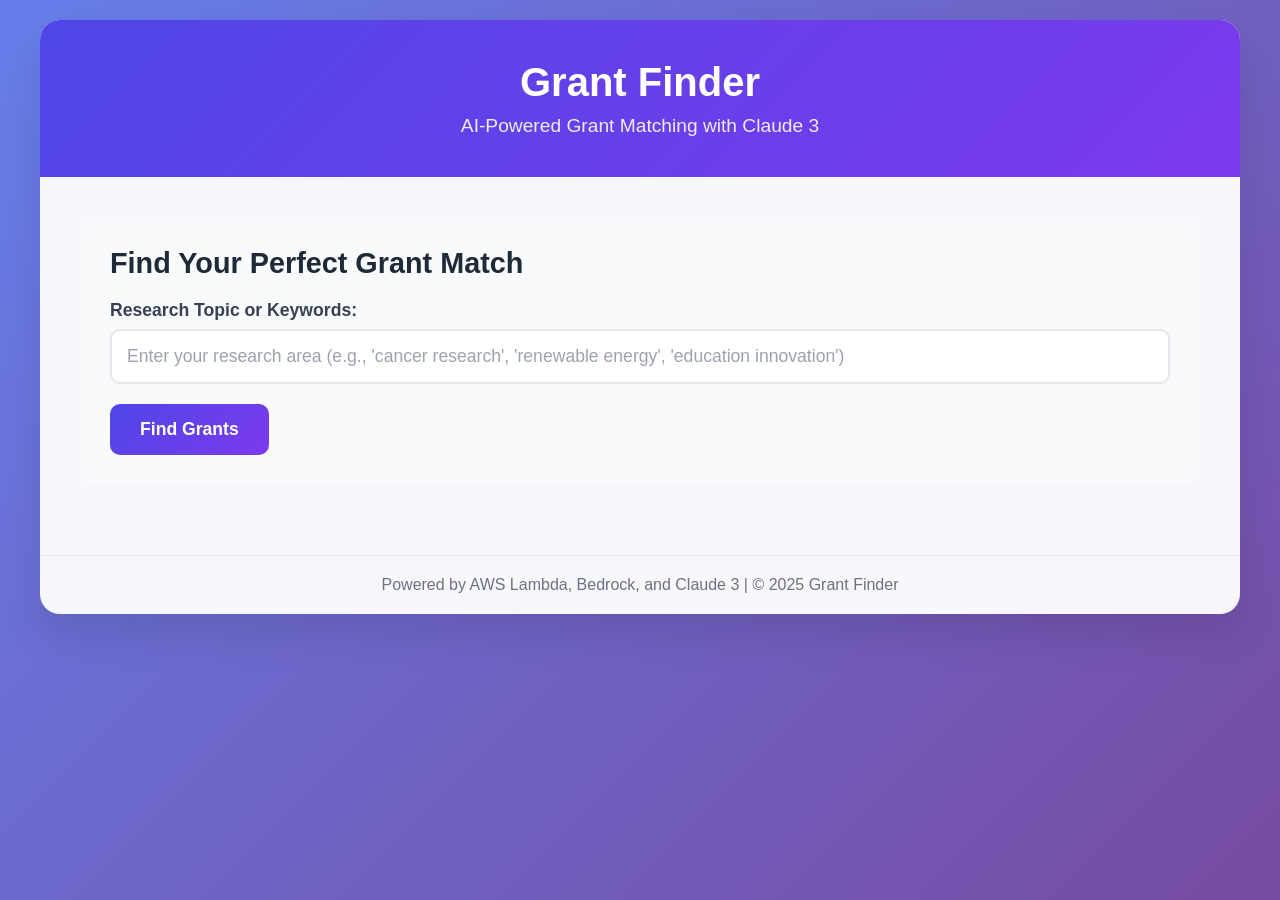
<file: index.html>
<!DOCTYPE html>
<html lang="en">
<head>
    <meta charset="UTF-8">
    <meta name="viewport" content="width=device-width, initial-scale=1.0">
    <title>Grant Finder - AI-Powered Grant Matching</title>
    <style>
        * {
            margin: 0;
            padding: 0;
            box-sizing: border-box;
        }

        body {
            font-family: 'Segoe UI', Tahoma, Geneva, Verdana, sans-serif;
            background: linear-gradient(135deg, #667eea 0%, #764ba2 100%);
            min-height: 100vh;
            padding: 20px;
        }

        .container {
            max-width: 1200px;
            margin: 0 auto;
            background: rgba(255, 255, 255, 0.95);
            border-radius: 20px;
            box-shadow: 0 20px 40px rgba(0, 0, 0, 0.1);
            overflow: hidden;
        }

        .header {
            background: linear-gradient(135deg, #4f46e5 0%, #7c3aed 100%);
            color: white;
            padding: 40px;
            text-align: center;
        }

        .header h1 {
            font-size: 2.5em;
            margin-bottom: 10px;
            font-weight: 700;
        }

        .header p {
            font-size: 1.2em;
            opacity: 0.9;
        }

        .main-content {
            padding: 40px;
        }

        .search-section {
            background: #f8fafc;
            border-radius: 15px;
            padding: 30px;
            margin-bottom: 30px;
        }

        .search-section h2 {
            color: #1f2937;
            margin-bottom: 20px;
            font-size: 1.8em;
        }

        .search-form {
            display: flex;
            flex-direction: column;
            gap: 20px;
        }

        .input-group {
            display: flex;
            flex-direction: column;
            gap: 8px;
        }

        .input-group label {
            font-weight: 600;
            color: #374151;
            font-size: 1.1em;
        }

        .search-input {
            padding: 15px;
            border: 2px solid #e5e7eb;
            border-radius: 10px;
            font-size: 1.1em;
            transition: all 0.3s ease;
            background: white;
        }

        .search-input:focus {
            outline: none;
            border-color: #4f46e5;
            box-shadow: 0 0 0 3px rgba(79, 70, 229, 0.1);
        }

        .search-input::placeholder {
            color: #9ca3af;
        }

        .search-btn {
            background: linear-gradient(135deg, #4f46e5 0%, #7c3aed 100%);
            color: white;
            padding: 15px 30px;
            border: none;
            border-radius: 10px;
            font-size: 1.1em;
            font-weight: 600;
            cursor: pointer;
            transition: all 0.3s ease;
            align-self: flex-start;
        }

        .search-btn:hover {
            transform: translateY(-2px);
            box-shadow: 0 10px 20px rgba(79, 70, 229, 0.3);
        }

        .search-btn:disabled {
            background: #9ca3af;
            cursor: not-allowed;
            transform: none;
            box-shadow: none;
        }

        .loading {
            display: none;
            text-align: center;
            padding: 20px;
            color: #6b7280;
        }

        .spinner {
            border: 4px solid #f3f4f6;
            border-top: 4px solid #4f46e5;
            border-radius: 50%;
            width: 40px;
            height: 40px;
            animation: spin 1s linear infinite;
            margin: 0 auto 10px;
        }

        @keyframes spin {
            0% { transform: rotate(0deg); }
            100% { transform: rotate(360deg); }
        }

        .results-section {
            display: none;
            background: white;
            border-radius: 15px;
            padding: 30px;
            box-shadow: 0 4px 6px rgba(0, 0, 0, 0.05);
        }

        .results-section h2 {
            color: #1f2937;
            margin-bottom: 20px;
            font-size: 1.8em;
        }

        .results-content {
            background: #f9fafb;
            border-radius: 10px;
            padding: 20px;
            border-left: 4px solid #4f46e5;
        }

        .results-content h3 {
            color: #4f46e5;
            margin-bottom: 15px;
            font-size: 1.3em;
        }

        .results-text {
            line-height: 1.6;
            color: #374151;
            white-space: pre-wrap;
        }

        .results-meta {
            margin-top: 15px;
            padding-top: 15px;
            border-top: 1px solid #e5e7eb;
            color: #6b7280;
            font-size: 0.9em;
        }

        .error-message {
            background: #fef2f2;
            border: 1px solid #fecaca;
            border-radius: 10px;
            padding: 15px;
            color: #dc2626;
            margin-top: 20px;
        }

        .footer {
            text-align: center;
            padding: 20px;
            color: #6b7280;
            border-top: 1px solid #e5e7eb;
        }

        @media (max-width: 768px) {
            .header h1 {
                font-size: 2em;
            }
            
            .header p {
                font-size: 1em;
            }
            
            .main-content {
                padding: 20px;
            }
            
            .search-section {
                padding: 20px;
            }
        }
    </style>
</head>
<body>
    <div class="container">
        <div class="header">
            <h1>Grant Finder</h1>
            <p>AI-Powered Grant Matching with Claude 3</p>
        </div>

        <div class="main-content">
            <div class="search-section">
                <h2>Find Your Perfect Grant Match</h2>
                <form class="search-form" id="searchForm">
                    <div class="input-group">
                        <label for="queryInput">Research Topic or Keywords:</label>
                        <input 
                            type="text" 
                            id="queryInput" 
                            class="search-input" 
                            placeholder="Enter your research area (e.g., 'cancer research', 'renewable energy', 'education innovation')"
                            required
                        >
                    </div>
                    <button type="submit" class="search-btn" id="searchBtn">
                        Find Grants
                    </button>
                </form>
            </div>

            <div class="loading" id="loadingSection">
                <div class="spinner"></div>
                <p>Analyzing grants with AI...</p>
            </div>

            <div class="results-section" id="resultsSection">
                <h2>Recommended Grants</h2>
                <div class="results-content">
                    <h3>Claude's Analysis:</h3>
                    <div class="results-text" id="resultsText"></div>
                    <div class="results-meta" id="resultsMeta"></div>
                </div>
            </div>
        </div>

        <div class="footer">
            <p>Powered by AWS Lambda, Bedrock, and Claude 3 | © 2025 Grant Finder</p>
        </div>
    </div>

    <script>
        const API_ENDPOINT = 'https://00ykdb7rz6.execute-api.us-east-2.amazonaws.com/prod';
        
        document.getElementById('searchForm').addEventListener('submit', async function(e) {
            e.preventDefault();
            
            const query = document.getElementById('queryInput').value.trim();
            if (!query) return;
            
            const searchBtn = document.getElementById('searchBtn');
            const loadingSection = document.getElementById('loadingSection');
            const resultsSection = document.getElementById('resultsSection');
            
            // Show loading state
            searchBtn.disabled = true;
            searchBtn.textContent = 'Searching...';
            loadingSection.style.display = 'block';
            resultsSection.style.display = 'none';
            
            try {
                const response = await fetch(API_ENDPOINT, {
                    method: 'POST',
                    headers: {
                        'Content-Type': 'application/json',
                    },
                    body: JSON.stringify({ query: query })
                });
                
                if (!response.ok) {
                    throw new Error(`HTTP error! status: ${response.status}`);
                }
                
                const data = await response.json();
                
                // Display results
                document.getElementById('resultsText').textContent = data.claude_response || 'No recommendations available.';
                document.getElementById('resultsMeta').textContent = `Found ${data.total_found || 0} total grants`;
                
                loadingSection.style.display = 'none';
                resultsSection.style.display = 'block';
                
            } catch (error) {
                console.error('Error:', error);
                
                // Show error message
                loadingSection.style.display = 'none';
                resultsSection.style.display = 'block';
                document.getElementById('resultsText').innerHTML = `
                    <div class="error-message">
                        <strong>Error:</strong> Unable to fetch grants. Please try again later.
                        <br><small>Details: ${error.message}</small>
                    </div>
                `;
                document.getElementById('resultsMeta').textContent = '';
            }
            
            // Reset button
            searchBtn.disabled = false;
            searchBtn.textContent = 'Find Grants';
        });
    </script>
</body>
</html>
</file>
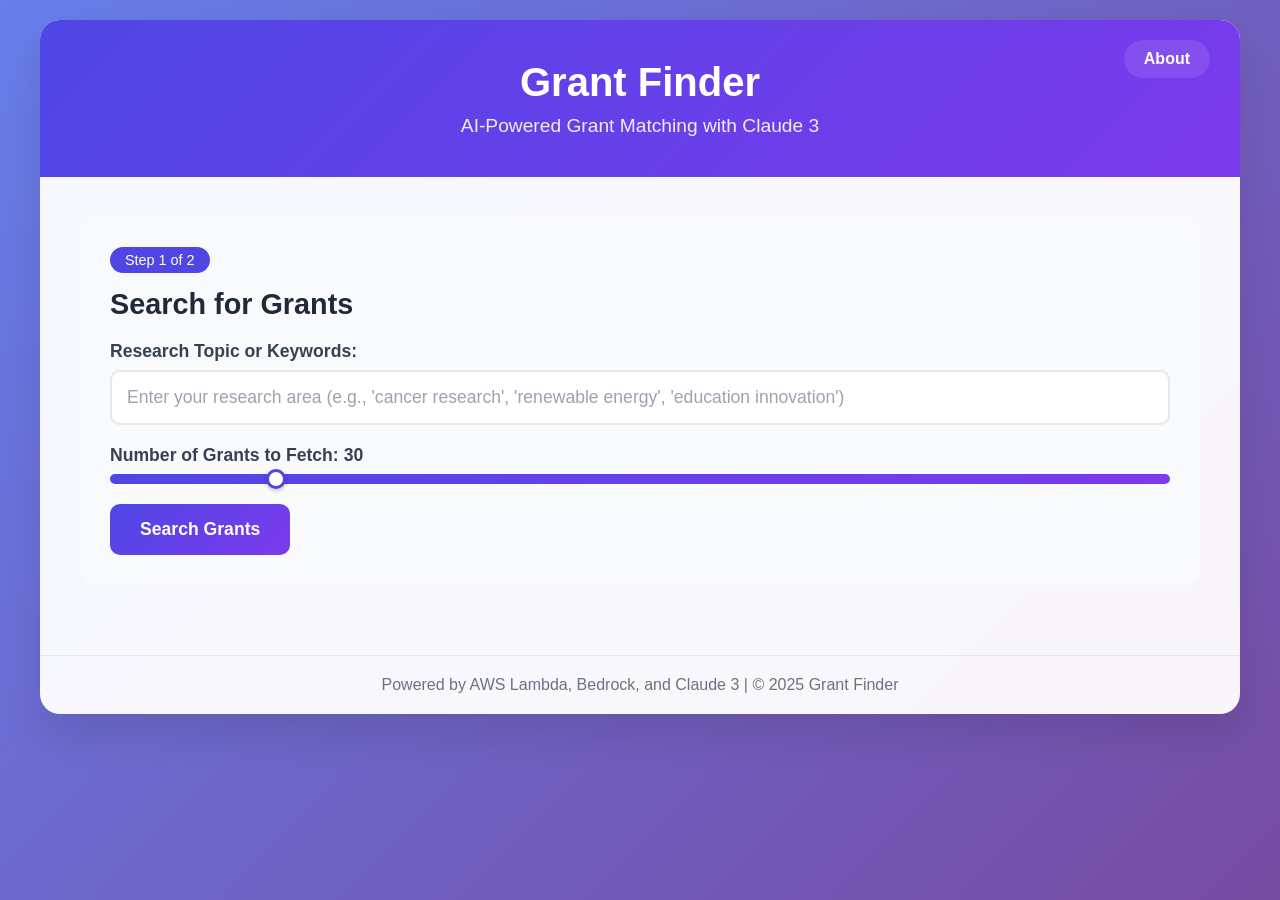
<file: tempHTML/index.html>
<!DOCTYPE html>
<html lang="en">
<head>
    <meta charset="UTF-8">
    <meta name="viewport" content="width=device-width, initial-scale=1.0">
    <title>Grant Finder - AI-Powered Grant Matching</title>
    <style>
        * {
            margin: 0;
            padding: 0;
            box-sizing: border-box;
        }

        body {
            font-family: 'Segoe UI', Tahoma, Geneva, Verdana, sans-serif;
            background: linear-gradient(135deg, #667eea 0%, #764ba2 100%);
            min-height: 100vh;
            padding: 20px;
        }

        .container {
            max-width: 1200px;
            margin: 0 auto;
            background: rgba(255, 255, 255, 0.95);
            border-radius: 20px;
            box-shadow: 0 20px 40px rgba(0, 0, 0, 0.1);
            overflow: hidden;
        }

        .header {
            background: linear-gradient(135deg, #4f46e5 0%, #7c3aed 100%);
            color: white;
            padding: 40px;
            text-align: center;
            position: relative;
        }

        .nav-link {
            position: absolute;
            top: 20px;
            right: 30px;
            color: white;
            text-decoration: none;
            font-weight: 600;
            padding: 10px 20px;
            border-radius: 25px;
            background: rgba(255, 255, 255, 0.1);
            transition: all 0.3s ease;
            backdrop-filter: blur(10px);
        }

        .nav-link:hover {
            background: rgba(255, 255, 255, 0.2);
            transform: translateY(-2px);
        }

        .header h1 {
            font-size: 2.5em;
            margin-bottom: 10px;
            font-weight: 700;
        }

        .header p {
            font-size: 1.2em;
            opacity: 0.9;
        }

        .main-content {
            padding: 40px;
        }

        .step-section {
            background: #f8fafc;
            border-radius: 15px;
            padding: 30px;
            margin-bottom: 30px;
        }

        .step-section.hidden {
            display: none;
        }

        .step-section h2 {
            color: #1f2937;
            margin-bottom: 20px;
            font-size: 1.8em;
        }

        .step-indicator {
            background: #4f46e5;
            color: white;
            padding: 5px 15px;
            border-radius: 20px;
            font-size: 0.9em;
            display: inline-block;
            margin-bottom: 15px;
        }

        .search-form {
            display: flex;
            flex-direction: column;
            gap: 20px;
        }

        .input-group {
            display: flex;
            flex-direction: column;
            gap: 8px;
        }

        .input-group label {
            font-weight: 600;
            color: #374151;
            font-size: 1.1em;
        }

        .search-input, .textarea-input {
            padding: 15px;
            border: 2px solid #e5e7eb;
            border-radius: 10px;
            font-size: 1.1em;
            transition: all 0.3s ease;
            background: white;
        }

        .textarea-input {
            min-height: 120px;
            resize: vertical;
            font-family: inherit;
        }

        .search-input:focus, .textarea-input:focus {
            outline: none;
            border-color: #4f46e5;
            box-shadow: 0 0 0 3px rgba(79, 70, 229, 0.1);
        }

        .search-input::placeholder, .textarea-input::placeholder {
            color: #9ca3af;
        }

        .search-btn {
            background: linear-gradient(135deg, #4f46e5 0%, #7c3aed 100%);
            color: white;
            padding: 15px 30px;
            border: none;
            border-radius: 10px;
            font-size: 1.1em;
            font-weight: 600;
            cursor: pointer;
            transition: all 0.3s ease;
            align-self: flex-start;
        }

        .search-btn:hover {
            transform: translateY(-2px);
            box-shadow: 0 10px 20px rgba(79, 70, 229, 0.3);
        }

        .search-btn:disabled {
            background: #9ca3af;
            cursor: not-allowed;
            transform: none;
            box-shadow: none;
        }

        .loading {
            display: none;
            text-align: center;
            padding: 20px;
            color: #6b7280;
        }

        .spinner {
            border: 4px solid #f3f4f6;
            border-top: 4px solid #4f46e5;
            border-radius: 50%;
            width: 40px;
            height: 40px;
            animation: spin 1s linear infinite;
            margin: 0 auto 10px;
        }

        @keyframes spin {
            0% { transform: rotate(0deg); }
            100% { transform: rotate(360deg); }
        }

        .results-section {
            display: none;
            background: white;
            border-radius: 15px;
            padding: 30px;
            box-shadow: 0 4px 6px rgba(0, 0, 0, 0.05);
        }

        .results-section h2 {
            color: #1f2937;
            margin-bottom: 20px;
            font-size: 1.8em;
        }

        .results-content {
            background: #f9fafb;
            border-radius: 10px;
            padding: 20px;
            border-left: 4px solid #4f46e5;
        }

        .results-content h3 {
            color: #4f46e5;
            margin-bottom: 15px;
            font-size: 1.3em;
        }

        .results-text {
            line-height: 1.6;
            color: #374151;
            white-space: pre-wrap;
        }

        .results-meta {
            margin-top: 15px;
            padding-top: 15px;
            border-top: 1px solid #e5e7eb;
            color: #6b7280;
            font-size: 0.9em;
        }

        .error-message {
            background: #fef2f2;
            border: 1px solid #fecaca;
            border-radius: 10px;
            padding: 15px;
            color: #dc2626;
            margin-top: 20px;
        }

        .success-message {
            background: #f0fdf4;
            border: 1px solid #bbf7d0;
            border-radius: 10px;
            padding: 15px;
            color: #16a34a;
            margin-top: 20px;
        }

        .footer {
            text-align: center;
            padding: 20px;
            color: #6b7280;
            border-top: 1px solid #e5e7eb;
        }

        @media (max-width: 768px) {
            .header {
                padding: 20px;
            }
            
            .nav-link {
                position: static;
                display: inline-block;
                margin-bottom: 20px;
            }
            
            .header h1 {
                font-size: 2em;
            }
            
            .header p {
                font-size: 1em;
            }
            
            .main-content {
                padding: 20px;
            }
            
            .step-section {
                padding: 20px;
            }
        }
        /* ==== Slider Styling ==== */
        .styled-slider {
            -webkit-appearance: none;
            width: 100%;
            height: 10px;
            background: linear-gradient(90deg, #4f46e5 0%, #7c3aed 100%);
            border-radius: 5px;
            outline: none;
            transition: background 0.3s ease;
            cursor: pointer;
        }

        .styled-slider::-webkit-slider-thumb {
            -webkit-appearance: none;
            appearance: none;
            width: 20px;
            height: 20px;
            background: white;
            border: 3px solid #4f46e5;
            border-radius: 50%;
            box-shadow: 0 2px 4px rgba(0,0,0,0.2);
            transition: transform 0.2s ease;
        }

        .styled-slider::-webkit-slider-thumb:hover {
            transform: scale(1.1);
        }

        .styled-slider::-moz-range-thumb {
            width: 20px;
            height: 20px;
            background: white;
            border: 3px solid #4f46e5;
            border-radius: 50%;
            cursor: pointer;
            transition: transform 0.2s ease;
        }

        .styled-slider::-moz-range-thumb:hover {
            transform: scale(1.1);
        }

        .styled-slider::-moz-range-track {
            background: linear-gradient(90deg, #4f46e5 0%, #7c3aed 100%);
            height: 10px;
            border-radius: 5px;
        }
    </style>
</head>
<body>
    <div class="container">
        <div class="header">
            <a href="about.html" class="nav-link">About</a>
            <h1>Grant Finder</h1>
            <p>AI-Powered Grant Matching with Claude 3</p>
        </div>

        <div class="main-content">
            <!-- Step 1: Keyword Search -->
            <div class="step-section" id="step1Section">
                <div class="step-indicator">Step 1 of 2</div>
                <h2>Search for Grants</h2>
                <form class="search-form" id="step1Form">
                    <div class="input-group">
                        <label for="queryInput">Research Topic or Keywords:</label>
                        <input 
                            type="text" 
                            id="queryInput" 
                            class="search-input" 
                            placeholder="Enter your research area (e.g., 'cancer research', 'renewable energy', 'education innovation')"
                            required
                        >
                    </div>
                    <div class="input-group">
                        <label for="limitSlider">Number of Grants to Fetch: <span id="limitValue">30</span></label>
                        <input 
                            type="range" 
                            id="limitSlider" 
                            min="0" 
                            max="200" 
                            value="30" 
                            step="5"
                            class="styled-slider"
                        >
                    </div>
                    <button type="submit" class="search-btn" id="step1Btn">
                        Search Grants
                    </button>
                </form>
            </div>

            <!-- Step 2: Problem/Solution -->
            <div class="step-section hidden" id="step2Section">
                <div class="step-indicator">Step 2 of 2</div>
                <h2>Describe Your Project</h2>
                <form class="search-form" id="step2Form">
                    <div class="input-group">
                        <label for="problemInput">Problem Statement:</label>
                        <textarea 
                            id="problemInput" 
                            class="textarea-input" 
                            placeholder="Describe the problem your research or project aims to address. Be specific about the current challenges, gaps, or needs in your field."
                            
                        ></textarea>
                    </div>
                    <div class="input-group">
                        <label for="solutionInput">Proposed Solution:</label>
                        <textarea 
                            id="solutionInput" 
                            class="textarea-input" 
                            placeholder="Describe your proposed solution, methodology, or approach. Explain how your project will address the problem and what outcomes you expect."
                            
                        ></textarea>
                    </div>
                    <div class="input-group">
                        <label for="pdfUpload">Or Upload Proposal (PDF):</label>
                        <input 
                            type="file" 
                            id="pdfUpload" 
                            accept="application/pdf"
                            class="search-input"
                        >
                    </div>
                    <button type="submit" class="search-btn" id="step2Btn">
                        Get AI Recommendations
                    </button>
                </form>
            </div>

            <div class="loading" id="loadingSection">
                <div class="spinner"></div>
                <p id="loadingText">Processing your request...</p>
            </div>

            <div class="results-section" id="resultsSection">
                <h2 id="resultsTitle">Results</h2>
                <div class="results-content">
                    <h3 id="resultsSubtitle">Analysis:</h3>
                    <div class="results-text" id="resultsText"></div>
                    <div class="results-meta" id="resultsMeta"></div>
                </div>
            </div>
        </div>

        <div class="footer">
            <p>Powered by AWS Lambda, Bedrock, and Claude 3 | © 2025 Grant Finder</p>
        </div>
    </div>

    <script>
        const API_ENDPOINT = 'https://00ykdb7rz6.execute-api.us-east-2.amazonaws.com/prod';
        
        let currentGrants = [];
        let currentQuery = '';

        document.getElementById('limitSlider').addEventListener('input', function() {
            document.getElementById('limitValue').textContent = this.value;
        });

        // Step 1 Form Handler
        document.getElementById('step1Form').addEventListener('submit', async function(e) {
            e.preventDefault();
            
            const query = document.getElementById('queryInput').value.trim();
            if (!query) return;
            
            currentQuery = query;
            
            const step1Btn = document.getElementById('step1Btn');
            const loadingSection = document.getElementById('loadingSection');
            const resultsSection = document.getElementById('resultsSection');
            const loadingText = document.getElementById('loadingText');
            
            // Show loading state
            step1Btn.disabled = true;
            step1Btn.textContent = 'Searching...';
            loadingText.textContent = 'Searching grants database...';
            loadingSection.style.display = 'block';
            resultsSection.style.display = 'none';
            
            try {
                const limit = parseInt(document.getElementById('limitSlider').value, 10);

                const response = await fetch(API_ENDPOINT, {
                method: 'POST',
                headers: {
                    'Content-Type': 'application/json',
                },
                body: JSON.stringify({ 
                    step: "1",
                    query: query,
                    limit: limit
                })
                });
                
                if (!response.ok) {
                    throw new Error(`HTTP error! status: ${response.status}`);
                }
                
                const data = await response.json();
                
                if (data.error) {
                    throw new Error(data.error);
                }
                
                // Store grants for step 2
                currentGrants = data.grants || [];
                
                // Show success message and proceed to step 2
                loadingSection.style.display = 'none';
                resultsSection.style.display = 'block';
                
                document.getElementById('resultsTitle').textContent = 'Step 1 Complete';
                document.getElementById('resultsSubtitle').textContent = 'Grants Found:';
                document.getElementById('resultsText').textContent = data.message || `Found ${data.total_found} grants`;
                document.getElementById('resultsMeta').textContent = `Ready for step 2 - please describe your problem and solution below.`;
                
                // Show step 2 form
                document.getElementById('step2Section').classList.remove('hidden');
                
            } catch (error) {
                console.error('Error:', error);
                
                loadingSection.style.display = 'none';
                resultsSection.style.display = 'block';
                document.getElementById('resultsTitle').textContent = 'Error';
                document.getElementById('resultsSubtitle').textContent = 'Something went wrong:';
                document.getElementById('resultsText').innerHTML = `
                    <div class="error-message">
                        <strong>Error:</strong> ${error.message}
                    </div>
                `;
                document.getElementById('resultsMeta').textContent = '';
            }
            
            // Reset button
            step1Btn.disabled = false;
            step1Btn.textContent = 'Search Grants';
        });

        // Step 2 Form Handler
        document.getElementById('step2Form').addEventListener('submit', async function(e) {
            e.preventDefault();
            
            const problem = document.getElementById('problemInput').value.trim();
            const solution = document.getElementById('solutionInput').value.trim();
            const fileInput = document.getElementById('pdfUpload');
            const file = fileInput.files[0];
            
            // if (!problem || !solution) {
            //     alert('Please fill in both the problem and solution descriptions.');
            //     return;
            // }
            
            const step2Btn = document.getElementById('step2Btn');
            const loadingSection = document.getElementById('loadingSection');
            const resultsSection = document.getElementById('resultsSection');
            const loadingText = document.getElementById('loadingText');
            
            // Show loading state
            step2Btn.disabled = true;
            step2Btn.textContent = 'Analyzing...';
            loadingText.textContent = 'Claude is analyzing your project against available grants...';
            loadingSection.style.display = 'block';
            resultsSection.style.display = 'none';
            
            try {
                let requestBody = {
                    step: "2",
                    problem: problem,
                    solution: solution,
                    grants: currentGrants
                };

                // Only if PDF was uploaded
                if (file && file.type === "application/pdf") {
                    const base64 = await fileToBase64(file);
                    requestBody = {
                        step: "2",
                        pdf_base64: base64,
                        grants: currentGrants
                    };
                }

                const response = await fetch(API_ENDPOINT, {
                    method: 'POST',
                    headers: { 'Content-Type': 'application/json' },
                    body: JSON.stringify(requestBody)
                });
                
                if (!response.ok) {
                    throw new Error(`HTTP error! status: ${response.status}`);
                }
                
                const data = await response.json();
                
                if (data.error) {
                    throw new Error(data.error);
                }
                
                // Display Claude's analysis
                loadingSection.style.display = 'none';
                resultsSection.style.display = 'block';
                
                document.getElementById('resultsTitle').textContent = 'AI Grant Recommendations';
                document.getElementById('resultsSubtitle').textContent = 'Claude\'s Analysis:';
                document.getElementById('resultsText').textContent = data.claude_response || 'No recommendations available.';
                document.getElementById('resultsMeta').textContent = `Analyzed ${data.total_analyzed} grants for your project`;
                
            } catch (error) {
                console.error('Error:', error);
                
                loadingSection.style.display = 'none';
                resultsSection.style.display = 'block';
                document.getElementById('resultsTitle').textContent = 'Error';
                document.getElementById('resultsSubtitle').textContent = 'Something went wrong:';
                document.getElementById('resultsText').innerHTML = `
                    <div class="error-message">
                        <strong>Error:</strong> ${error.message}
                    </div>
                `;
                document.getElementById('resultsMeta').textContent = '';
            }
            
            // Reset button
            step2Btn.disabled = false;
            step2Btn.textContent = 'Get AI Recommendations';
        });

        function fileToBase64(file) {
            return new Promise((resolve, reject) => {
                const reader = new FileReader();
                reader.onload = () => {
                    const base64String = reader.result.split(',')[1]; // Remove `data:application/pdf;base64,`
                    resolve(base64String);
                };
                reader.onerror = reject;
                reader.readAsDataURL(file);
            });
        }
    </script>
</body>
</html>
</file>
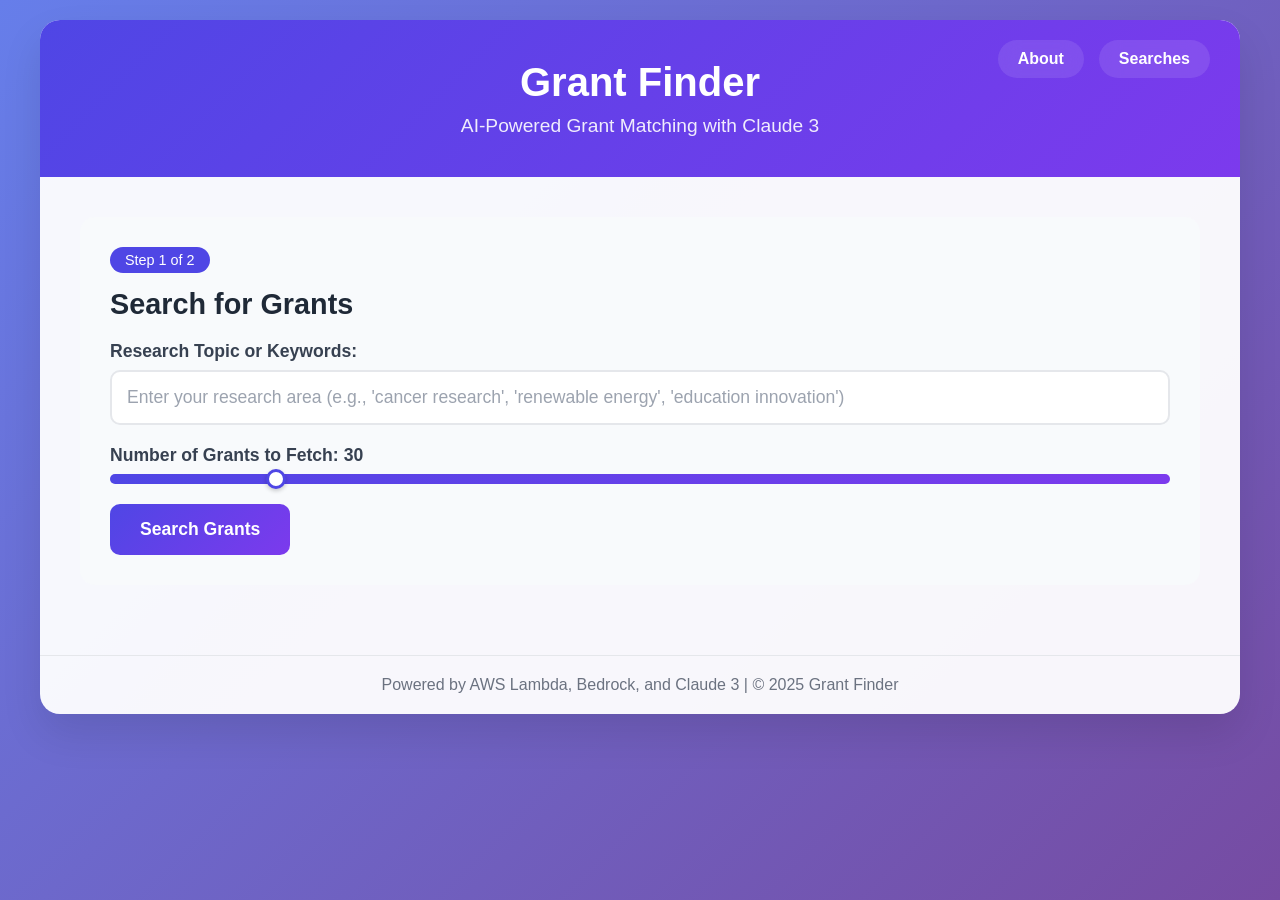
<file: workingHTML/index.html>
<!DOCTYPE html>
<html lang="en">
<head>
    <meta charset="UTF-8">
    <meta name="viewport" content="width=device-width, initial-scale=1.0">
    <title>Grant Finder - AI-Powered Grant Matching</title>
    <style>
        * {
            margin: 0;
            padding: 0;
            box-sizing: border-box;
        }

        body {
            font-family: 'Segoe UI', Tahoma, Geneva, Verdana, sans-serif;
            background: linear-gradient(135deg, #667eea 0%, #764ba2 100%);
            min-height: 100vh;
            padding: 20px;
        }

        .container {
            max-width: 1200px;
            margin: 0 auto;
            background: rgba(255, 255, 255, 0.95);
            border-radius: 20px;
            box-shadow: 0 20px 40px rgba(0, 0, 0, 0.1);
            overflow: hidden;
        }

        .header {
            background: linear-gradient(135deg, #4f46e5 0%, #7c3aed 100%);
            color: white;
            padding: 40px;
            text-align: center;
            position: relative;
        }

        .nav-links {
            position: absolute;
            top: 20px;
            right: 30px;
            display: flex;
            gap: 15px;
        }

        .nav-link {
            color: white;
            text-decoration: none;
            font-weight: 600;
            padding: 10px 20px;
            border-radius: 25px;
            background: rgba(255, 255, 255, 0.1);
            transition: all 0.3s ease;
            backdrop-filter: blur(10px);
        }

        .nav-link:hover {
            background: rgba(255, 255, 255, 0.2);
            transform: translateY(-2px);
        }

        .header h1 {
            font-size: 2.5em;
            margin-bottom: 10px;
            font-weight: 700;
        }

        .header p {
            font-size: 1.2em;
            opacity: 0.9;
        }

        .main-content {
            padding: 40px;
        }

        .step-section {
            background: #f8fafc;
            border-radius: 15px;
            padding: 30px;
            margin-bottom: 30px;
        }

        .step-section.hidden {
            display: none;
        }

        .step-section h2 {
            color: #1f2937;
            margin-bottom: 20px;
            font-size: 1.8em;
        }

        .step-indicator {
            background: #4f46e5;
            color: white;
            padding: 5px 15px;
            border-radius: 20px;
            font-size: 0.9em;
            display: inline-block;
            margin-bottom: 15px;
        }

        .search-form {
            display: flex;
            flex-direction: column;
            gap: 20px;
        }

        .input-group {
            display: flex;
            flex-direction: column;
            gap: 8px;
        }

        .input-group label {
            font-weight: 600;
            color: #374151;
            font-size: 1.1em;
        }

        .search-input, .textarea-input {
            padding: 15px;
            border: 2px solid #e5e7eb;
            border-radius: 10px;
            font-size: 1.1em;
            transition: all 0.3s ease;
            background: white;
        }

        .textarea-input {
            min-height: 120px;
            resize: vertical;
            font-family: inherit;
        }

        .search-input:focus, .textarea-input:focus {
            outline: none;
            border-color: #4f46e5;
            box-shadow: 0 0 0 3px rgba(79, 70, 229, 0.1);
        }

        .search-input::placeholder, .textarea-input::placeholder {
            color: #9ca3af;
        }

        .search-btn {
            background: linear-gradient(135deg, #4f46e5 0%, #7c3aed 100%);
            color: white;
            padding: 15px 30px;
            border: none;
            border-radius: 10px;
            font-size: 1.1em;
            font-weight: 600;
            cursor: pointer;
            transition: all 0.3s ease;
            align-self: flex-start;
        }

        .search-btn:hover {
            transform: translateY(-2px);
            box-shadow: 0 10px 20px rgba(79, 70, 229, 0.3);
        }

        .search-btn:disabled {
            background: #9ca3af;
            cursor: not-allowed;
            transform: none;
            box-shadow: none;
        }

        .loading {
            display: none;
            text-align: center;
            padding: 20px;
            color: #6b7280;
        }

        .spinner {
            border: 4px solid #f3f4f6;
            border-top: 4px solid #4f46e5;
            border-radius: 50%;
            width: 40px;
            height: 40px;
            animation: spin 1s linear infinite;
            margin: 0 auto 10px;
        }

        @keyframes spin {
            0% { transform: rotate(0deg); }
            100% { transform: rotate(360deg); }
        }

        .results-section {
            display: none;
            background: white;
            border-radius: 15px;
            padding: 30px;
            box-shadow: 0 4px 6px rgba(0, 0, 0, 0.05);
        }

        .results-section h2 {
            color: #1f2937;
            margin-bottom: 20px;
            font-size: 1.8em;
        }

        .results-content {
            background: #f9fafb;
            border-radius: 10px;
            padding: 20px;
            border-left: 4px solid #4f46e5;
        }

        .results-content h3 {
            color: #4f46e5;
            margin-bottom: 15px;
            font-size: 1.3em;
        }

        .results-text {
            line-height: 1.6;
            color: #374151;
            white-space: pre-wrap;
        }

        .results-meta {
            margin-top: 15px;
            padding-top: 15px;
            border-top: 1px solid #e5e7eb;
            color: #6b7280;
            font-size: 0.9em;
        }

        .error-message {
            background: #fef2f2;
            border: 1px solid #fecaca;
            border-radius: 10px;
            padding: 15px;
            color: #dc2626;
            margin-top: 20px;
        }

        .success-message {
            background: #f0fdf4;
            border: 1px solid #bbf7d0;
            border-radius: 10px;
            padding: 15px;
            color: #16a34a;
            margin-top: 20px;
        }

        .footer {
            text-align: center;
            padding: 20px;
            color: #6b7280;
            border-top: 1px solid #e5e7eb;
        }

        @media (max-width: 768px) {
            .header {
                padding: 20px;
            }
            
            .nav-link {
                position: static;
                display: inline-block;
                margin-bottom: 20px;
            }
            
            .header h1 {
                font-size: 2em;
            }
            
            .header p {
                font-size: 1em;
            }
            
            .main-content {
                padding: 20px;
            }
            
            .step-section {
                padding: 20px;
            }
        }
        /* ==== Slider Styling ==== */
        .styled-slider {
            -webkit-appearance: none;
            width: 100%;
            height: 10px;
            background: linear-gradient(90deg, #4f46e5 0%, #7c3aed 100%);
            border-radius: 5px;
            outline: none;
            transition: background 0.3s ease;
            cursor: pointer;
        }

        .styled-slider::-webkit-slider-thumb {
            -webkit-appearance: none;
            appearance: none;
            width: 20px;
            height: 20px;
            background: white;
            border: 3px solid #4f46e5;
            border-radius: 50%;
            box-shadow: 0 2px 4px rgba(0,0,0,0.2);
            transition: transform 0.2s ease;
        }

        .styled-slider::-webkit-slider-thumb:hover {
            transform: scale(1.1);
        }

        .styled-slider::-moz-range-thumb {
            width: 20px;
            height: 20px;
            background: white;
            border: 3px solid #4f46e5;
            border-radius: 50%;
            cursor: pointer;
            transition: transform 0.2s ease;
        }

        .styled-slider::-moz-range-thumb:hover {
            transform: scale(1.1);
        }

        .styled-slider::-moz-range-track {
            background: linear-gradient(90deg, #4f46e5 0%, #7c3aed 100%);
            height: 10px;
            border-radius: 5px;
        }

        /* Grant Cards Styling */
        .recommendations-container {
            display: flex;
            flex-direction: column;
            gap: 20px;
            margin-top: 20px;
        }

        .grant-card {
            background: white;
            border-radius: 15px;
            padding: 25px;
            box-shadow: 0 4px 6px rgba(0, 0, 0, 0.07);
            border-left: 5px solid #4f46e5;
            transition: all 0.3s ease;
        }

        .grant-card:hover {
            transform: translateY(-2px);
            box-shadow: 0 8px 15px rgba(0, 0, 0, 0.1);
        }

        .grant-header {
            display: flex;
            justify-content: between;
            align-items: flex-start;
            margin-bottom: 15px;
            flex-wrap: wrap;
            gap: 10px;
        }

        .grant-title {
            font-size: 1.3em;
            font-weight: 700;
            color: #1f2937;
            margin-bottom: 5px;
            flex: 1;
            min-width: 300px;
        }

        .grant-id {
            background: #e0e7ff;
            color: #4f46e5;
            padding: 4px 12px;
            border-radius: 15px;
            font-size: 0.85em;
            font-weight: 600;
            align-self: flex-start;
        }

        .grant-info {
            display: grid;
            grid-template-columns: repeat(auto-fit, minmax(200px, 1fr));
            gap: 10px;
            margin-bottom: 15px;
        }

        .grant-info-item {
            font-size: 0.9em;
            color: #6b7280;
        }

        .grant-info-label {
            font-weight: 600;
            color: #374151;
        }

        .grant-summary {
            background: #f8fafc;
            border-radius: 8px;
            padding: 15px;
            margin-bottom: 15px;
        }

        .grant-summary h4 {
            color: #4f46e5;
            margin-bottom: 8px;
            font-size: 1em;
        }

        .grant-summary p {
            line-height: 1.6;
            color: #374151;
            margin: 0;
        }

        .claude-analysis {
            background: #fef3c7;
            border-radius: 8px;
            padding: 15px;
            margin-bottom: 15px;
            border-left: 3px solid #f59e0b;
        }

        .claude-analysis h4 {
            color: #92400e;
            margin-bottom: 8px;
            font-size: 1em;
            display: flex;
            align-items: center;
            gap: 5px;
        }

        .claude-analysis p {
            line-height: 1.6;
            color: #78350f;
            margin: 0;
        }

        .grant-actions {
            display: flex;
            gap: 10px;
            align-items: center;
        }

        .grant-link {
            background: linear-gradient(135deg, #4f46e5 0%, #7c3aed 100%);
            color: white;
            text-decoration: none;
            padding: 10px 20px;
            border-radius: 8px;
            font-weight: 600;
            font-size: 0.9em;
            transition: all 0.3s ease;
            display: inline-block;
        }

        .grant-link:hover {
            transform: translateY(-1px);
            box-shadow: 0 4px 8px rgba(79, 70, 229, 0.3);
            color: white;
            text-decoration: none;
        }

        .no-recommendations {
            text-align: center;
            padding: 40px;
            color: #6b7280;
            font-style: italic;
        }

        @media (max-width: 768px) {
            .grant-header {
                flex-direction: column;
                align-items: flex-start;
            }
            
            .grant-title {
                min-width: auto;
            }
            
            .grant-info {
                grid-template-columns: 1fr;
            }
            
            .grant-actions {
                flex-direction: column;
                align-items: stretch;
            }
            
            .grant-link {
                text-align: center;
            }
        }

        /* Override results-text formatting when displaying recommendations */
        .results-text .recommendations-container {
            white-space: normal !important;
            line-height: normal !important;
            margin: 0 !important;
            padding: 0 !important;
        }

        .results-text .grant-card {
            white-space: normal !important;
            margin: 0 0 20px 0 !important;
            padding: 25px !important;
            line-height: normal !important;
        }

        .results-text .grant-card * {
            white-space: normal !important;
            line-height: inherit !important;
        }

        /* Ensure proper spacing for grant card elements */
        .grant-card p {
            margin: 0 !important;
            line-height: 1.6 !important;
        }

        .grant-card h4 {
            margin: 0 0 8px 0 !important;
            line-height: 1.4 !important;
        }

        .grant-info {
            margin: 15px 0 !important;
        }

        .grant-summary, .claude-analysis {
            margin: 15px 0 !important;
        }

        .grant-actions {
            margin: 15px 0 0 0 !important;
        }
    </style>
</head>
<body>
    <div class="container">
        <div class="header">
            <div class="nav-links">
                <a href="about.html" class="nav-link">About</a>
                <a href="searches.html" class="nav-link">Searches</a>
            </div>
            <h1>Grant Finder</h1>
            <p>AI-Powered Grant Matching with Claude 3</p>
        </div>

        <div class="main-content">
            <!-- Step 1: Keyword Search -->
            <div class="step-section" id="step1Section">
                <div class="step-indicator">Step 1 of 2</div>
                <h2>Search for Grants</h2>
                <form class="search-form" id="step1Form">
                    <div class="input-group">
                        <label for="queryInput">Research Topic or Keywords:</label>
                        <input 
                            type="text" 
                            id="queryInput" 
                            class="search-input" 
                            placeholder="Enter your research area (e.g., 'cancer research', 'renewable energy', 'education innovation')"
                            required
                        >
                    </div>
                    <div class="input-group">
                        <label for="limitSlider">Number of Grants to Fetch: <span id="limitValue">30</span></label>
                        <input 
                            type="range" 
                            id="limitSlider" 
                            min="0" 
                            max="200" 
                            value="30" 
                            step="5"
                            class="styled-slider"
                        >
                    </div>
                    <button type="submit" class="search-btn" id="step1Btn">
                        Search Grants
                    </button>
                </form>
            </div>

            <!-- Step 2: Problem/Solution -->
            <div class="step-section hidden" id="step2Section">
                <div class="step-indicator">Step 2 of 2</div>
                <h2>Describe Your Project</h2>
                <form class="search-form" id="step2Form">
                    <div class="input-group">
                        <label for="problemInput">Problem Statement:</label>
                        <textarea 
                            id="problemInput" 
                            class="textarea-input" 
                            placeholder="Describe the problem your research or project aims to address. Be specific about the current challenges, gaps, or needs in your field."
                            
                        ></textarea>
                    </div>
                    <div class="input-group">
                        <label for="solutionInput">Proposed Solution:</label>
                        <textarea 
                            id="solutionInput" 
                            class="textarea-input" 
                            placeholder="Describe your proposed solution, methodology, or approach. Explain how your project will address the problem and what outcomes you expect."
                            
                        ></textarea>
                    </div>
                    <button type="submit" class="search-btn" id="step2Btn">
                        Get AI Recommendations
                    </button>
                </form>
            </div>

            <div class="loading" id="loadingSection">
                <div class="spinner"></div>
                <p id="loadingText">Processing your request...</p>
            </div>

            <div class="results-section" id="resultsSection">
                <h2 id="resultsTitle">Results</h2>
                <div class="results-content">
                    <h3 id="resultsSubtitle">Analysis:</h3>
                    <div class="results-text" id="resultsText"></div>
                    <div class="results-meta" id="resultsMeta"></div>
                </div>
            </div>
        </div>

        <div class="footer">
            <p>Powered by AWS Lambda, Bedrock, and Claude 3 | © 2025 Grant Finder</p>
        </div>
    </div>

    <script>
        const API_ENDPOINT = 'https://00ykdb7rz6.execute-api.us-east-2.amazonaws.com/prod';
        
        let currentGrants = [];
        let currentQuery = '';

        document.getElementById('limitSlider').addEventListener('input', function() {
            document.getElementById('limitValue').textContent = this.value;
        });

        // Step 1 Form Handler
        document.getElementById('step1Form').addEventListener('submit', async function(e) {
            e.preventDefault();
            
            const query = document.getElementById('queryInput').value.trim();
            if (!query) return;
            
            currentQuery = query;
            
            const step1Btn = document.getElementById('step1Btn');
            const loadingSection = document.getElementById('loadingSection');
            const resultsSection = document.getElementById('resultsSection');
            const loadingText = document.getElementById('loadingText');
            
            // Show loading state
            step1Btn.disabled = true;
            step1Btn.textContent = 'Searching...';
            loadingText.textContent = 'Searching grants database...';
            loadingSection.style.display = 'block';
            resultsSection.style.display = 'none';
            
            try {
                const limit = parseInt(document.getElementById('limitSlider').value, 10);

                const response = await fetch(API_ENDPOINT, {
                method: 'POST',
                headers: {
                    'Content-Type': 'application/json',
                },
                body: JSON.stringify({ 
                    step: "1",
                    query: query,
                    limit: limit
                })
                });
                
                if (!response.ok) {
                    throw new Error(`HTTP error! status: ${response.status}`);
                }
                
                const data = await response.json();
                
                if (data.error) {
                    throw new Error(data.error);
                }
                
                // Store grants for step 2
                currentGrants = data.grants || [];
                
                // Show success message and proceed to step 2
                loadingSection.style.display = 'none';
                resultsSection.style.display = 'block';
                
                document.getElementById('resultsTitle').textContent = 'Step 1 Complete';
                document.getElementById('resultsSubtitle').textContent = 'Grants Found:';
                document.getElementById('resultsText').textContent = data.message || `Found ${data.total_found} grants`;
                document.getElementById('resultsMeta').textContent = `Ready for step 2 - please describe your problem and solution below.`;
                
                // Show step 2 form
                document.getElementById('step2Section').classList.remove('hidden');
                
            } catch (error) {
                console.error('Error:', error);
                
                loadingSection.style.display = 'none';
                resultsSection.style.display = 'block';
                document.getElementById('resultsTitle').textContent = 'Error';
                document.getElementById('resultsSubtitle').textContent = 'Something went wrong:';
                document.getElementById('resultsText').innerHTML = `
                    <div class="error-message">
                        <strong>Error:</strong> ${error.message}
                    </div>
                `;
                document.getElementById('resultsMeta').textContent = '';
            }
            
            // Reset button
            step1Btn.disabled = false;
            step1Btn.textContent = 'Search Grants';
        });

        // Step 2 Form Handler
        document.getElementById('step2Form').addEventListener('submit', async function(e) {
            e.preventDefault();
            
            const problem = document.getElementById('problemInput').value.trim();
            const solution = document.getElementById('solutionInput').value.trim();
            
            if (!problem || !solution) {
                alert('Please fill in both the problem and solution descriptions.');
                return;
            }
            
            const step2Btn = document.getElementById('step2Btn');
            const loadingSection = document.getElementById('loadingSection');
            const resultsSection = document.getElementById('resultsSection');
            const loadingText = document.getElementById('loadingText');
            
            // Show loading state
            step2Btn.disabled = true;
            step2Btn.textContent = 'Analyzing...';
            loadingText.textContent = 'Claude is analyzing your project against available grants...';
            loadingSection.style.display = 'block';
            resultsSection.style.display = 'none';
            
            try {
                const response = await fetch(API_ENDPOINT, {
                    method: 'POST',
                    headers: {
                        'Content-Type': 'application/json',
                    },
                    body: JSON.stringify({ 
                        step: "2",
                        problem: problem,
                        solution: solution,
                        grants: currentGrants
                    })
                });
                
                if (!response.ok) {
                    throw new Error(`HTTP error! status: ${response.status}`);
                }
                
                const data = await response.json();
                
                if (data.error) {
                    throw new Error(data.error);
                }
                
                // Display structured recommendations
                loadingSection.style.display = 'none';
                resultsSection.style.display = 'block';
                
                document.getElementById('resultsTitle').textContent = 'Top Grant Recommendations';
                document.getElementById('resultsSubtitle').textContent = 'AI-Powered Analysis Results:';

                // Build recommendations HTML
                const recommendations = data.recommendations || [];
                let recommendationsHTML = '';
                
                if (recommendations.length > 0) {
                    recommendationsHTML = '<div class="recommendations-container">';
                    
                    recommendations.forEach((grant, index) => {
                        recommendationsHTML += `
                            <div class="grant-card">
                                <div class="grant-header">
                                    <div class="grant-title">${grant.title || 'N/A'}</div>
                                    <div class="grant-id">#${index + 1} - ${grant.id || 'N/A'}</div>
                                </div>
                                
                                <div class="grant-info">
                                    <div class="grant-info-item">
                                        <span class="grant-info-label">Agency:</span> ${grant.agency || 'N/A'}
                                    </div>
                                    <div class="grant-info-item">
                                        <span class="grant-info-label">Status:</span> ${grant.status || 'N/A'}
                                    </div>
                                    <div class="grant-info-item">
                                        <span class="grant-info-label">Open Date:</span> ${grant.openDate || 'N/A'}
                                    </div>
                                    <div class="grant-info-item">
                                        <span class="grant-info-label">Close Date:</span> ${grant.closeDate || 'N/A'}
                                    </div>
                                </div>
                                
                                ${grant.summary ? `
                                    <div class="grant-summary">
                                        <h4>Grant Description:</h4>
                                        <p>${grant.summary}</p>
                                    </div>
                                ` : ''}
                                
                                ${grant.claude_summary ? `
                                    <div class="claude-analysis">
                                        <h4>🤖 AI Analysis:</h4>
                                        <p>${grant.claude_summary}</p>
                                    </div>
                                ` : ''}
                                
                                <div class="grant-actions">
                                    <a href="${grant.grant_url || '#'}" target="_blank" class="grant-link">
                                        View Full Grant Details →
                                    </a>
                                </div>
                            </div>
                        `;
                    });
                    
                    recommendationsHTML += '</div>';
                } else {
                    recommendationsHTML = '<div class="no-recommendations">No recommendations could be generated. Please try rephrasing your problem and solution descriptions.</div>';
                }

                document.getElementById('resultsText').innerHTML = recommendationsHTML;
                document.getElementById('resultsMeta').textContent = `Found ${recommendations.length} recommended grants from ${data.total_analyzed} analyzed opportunities`;
                
            } catch (error) {
                console.error('Error:', error);
                
                loadingSection.style.display = 'none';
                resultsSection.style.display = 'block';
                document.getElementById('resultsTitle').textContent = 'Error';
                document.getElementById('resultsSubtitle').textContent = 'Something went wrong:';
                document.getElementById('resultsText').innerHTML = `
                    <div class="error-message">
                        <strong>Error:</strong> ${error.message}
                    </div>
                `;
                document.getElementById('resultsMeta').textContent = '';
            }
            
            // Reset button
            step2Btn.disabled = false;
            step2Btn.textContent = 'Get AI Recommendations';
        });
    </script>
</body>
</html>
</file>
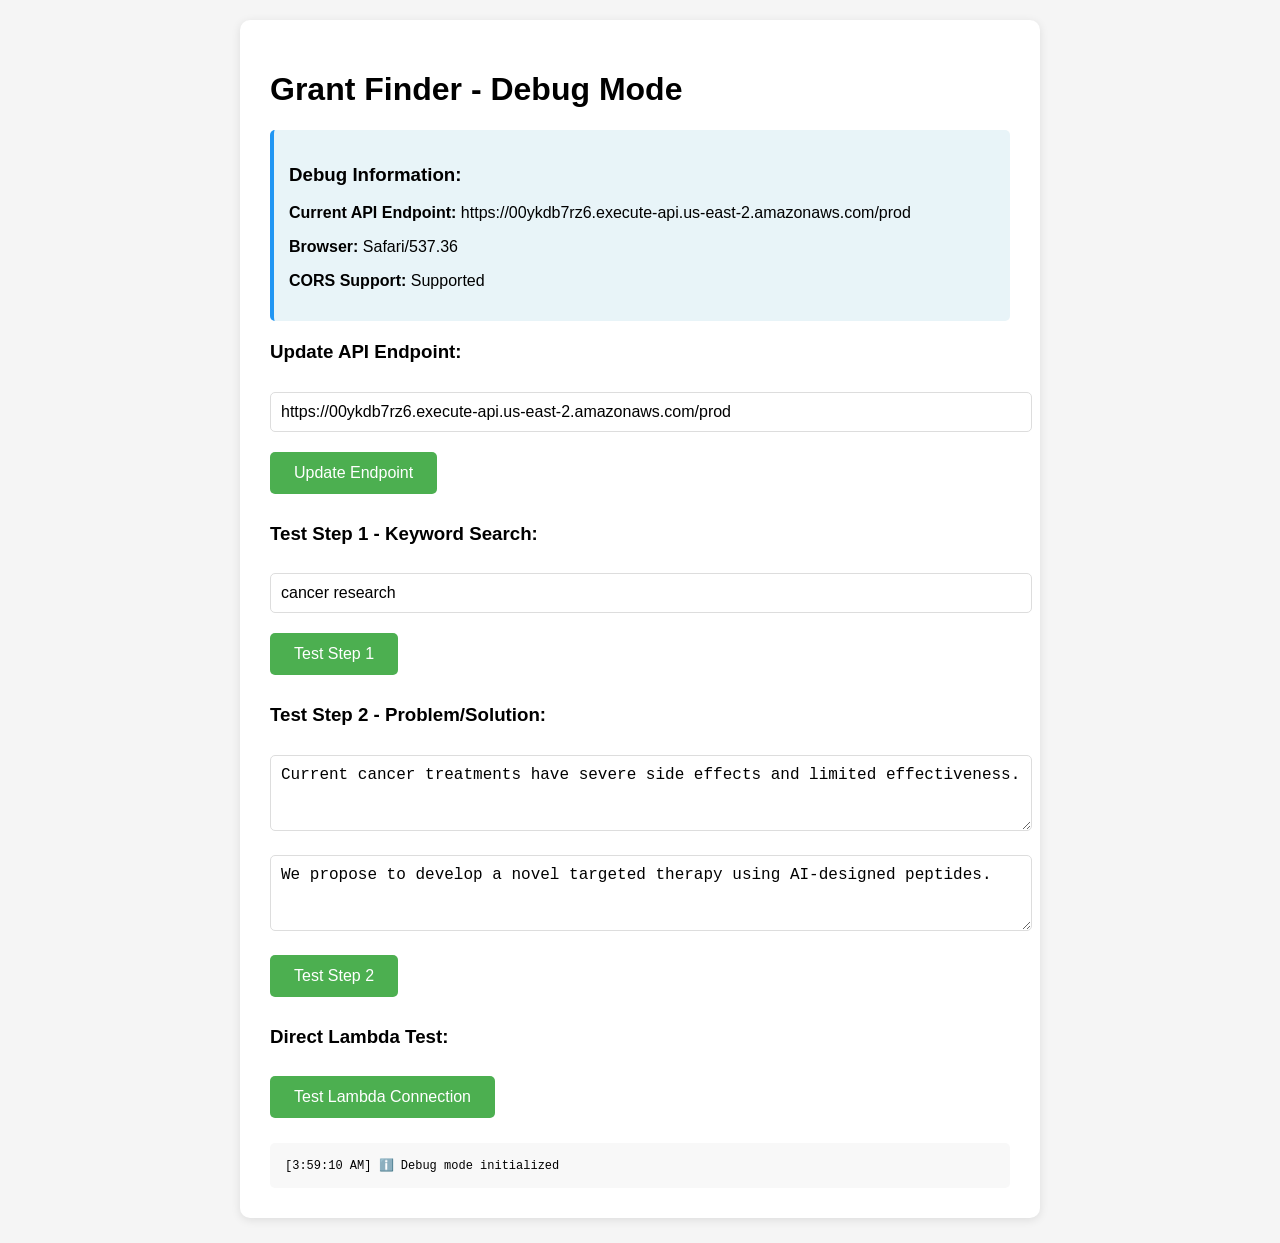
<file: indexDebug.html>
<!DOCTYPE html>
<html lang="en">
<head>
    <meta charset="UTF-8">
    <meta name="viewport" content="width=device-width, initial-scale=1.0">
    <title>Grant Finder - Debug Mode</title>
    <style>
        body {
            font-family: Arial, sans-serif;
            max-width: 800px;
            margin: 0 auto;
            padding: 20px;
            background: #f5f5f5;
        }
        .container {
            background: white;
            padding: 30px;
            border-radius: 10px;
            box-shadow: 0 2px 10px rgba(0,0,0,0.1);
        }
        .debug-info {
            background: #e8f4f8;
            padding: 15px;
            border-radius: 5px;
            margin-bottom: 20px;
            border-left: 4px solid #2196F3;
        }
        .error {
            background: #ffebee;
            color: #c62828;
            padding: 15px;
            border-radius: 5px;
            margin-top: 10px;
        }
        .success {
            background: #e8f5e8;
            color: #2e7d32;
            padding: 15px;
            border-radius: 5px;
            margin-top: 10px;
        }
        input, textarea {
            width: 100%;
            padding: 10px;
            margin: 10px 0;
            border: 1px solid #ddd;
            border-radius: 5px;
            font-size: 16px;
        }
        button {
            background: #4CAF50;
            color: white;
            padding: 12px 24px;
            border: none;
            border-radius: 5px;
            cursor: pointer;
            font-size: 16px;
            margin: 10px 0;
        }
        button:hover {
            background: #45a049;
        }
        button:disabled {
            background: #cccccc;
            cursor: not-allowed;
        }
        .log {
            background: #f8f8f8;
            padding: 15px;
            border-radius: 5px;
            margin-top: 15px;
            white-space: pre-wrap;
            font-family: monospace;
            font-size: 12px;
            max-height: 300px;
            overflow-y: auto;
        }
    </style>
</head>
<body>
    <div class="container">
        <h1>Grant Finder - Debug Mode</h1>
        
        <div class="debug-info">
            <h3>Debug Information:</h3>
            <p><strong>Current API Endpoint:</strong> <span id="currentEndpoint"></span></p>
            <p><strong>Browser:</strong> <span id="browserInfo"></span></p>
            <p><strong>CORS Support:</strong> <span id="corsSupport"></span></p>
        </div>

        <div>
            <h3>Update API Endpoint:</h3>
            <input type="text" id="apiEndpoint" placeholder="Enter your API Gateway URL">
            <button onclick="updateEndpoint()">Update Endpoint</button>
        </div>

        <div>
            <h3>Test Step 1 - Keyword Search:</h3>
            <input type="text" id="queryInput" placeholder="Enter search query" value="cancer research">
            <button onclick="testStep1()" id="step1Btn">Test Step 1</button>
        </div>

        <div>
            <h3>Test Step 2 - Problem/Solution:</h3>
            <textarea id="problemInput" placeholder="Problem description" rows="3">Current cancer treatments have severe side effects and limited effectiveness.</textarea>
            <textarea id="solutionInput" placeholder="Solution description" rows="3">We propose to develop a novel targeted therapy using AI-designed peptides.</textarea>
            <button onclick="testStep2()" id="step2Btn">Test Step 2</button>
        </div>

        <div>
            <h3>Direct Lambda Test:</h3>
            <button onclick="testLambdaConnection()">Test Lambda Connection</button>
        </div>

        <div id="results"></div>
        <div class="log" id="debugLog"></div>
    </div>

    <script>
        // Default API endpoint - UPDATE THIS
        let API_ENDPOINT = 'https://00ykdb7rz6.execute-api.us-east-2.amazonaws.com/prod';
        
        // Sample grants data for step 2 testing
        const sampleGrants = [
            {
                "id": 0,
                "title": "NIH Small Business Innovation Research (SBIR)",
                "agency": "National Institutes of Health",
                "description": "The NIH SBIR program supports domestic small businesses that engage in research and development with the potential for commercialization.",
                "eligibility": "Small business concerns",
                "funding_instrument": "Grant",
                "category": "Health"
            }
        ];

        // Debug logging function
        function log(message, type = 'info') {
            const timestamp = new Date().toLocaleTimeString();
            const logElement = document.getElementById('debugLog');
            const prefix = type === 'error' ? '❌' : type === 'success' ? '✅' : 'ℹ️';
            logElement.textContent += `[${timestamp}] ${prefix} ${message}\n`;
            logElement.scrollTop = logElement.scrollHeight;
            console.log(`[${timestamp}] ${message}`);
        }

        // Initialize debug info
        function initDebugInfo() {
            document.getElementById('currentEndpoint').textContent = API_ENDPOINT;
            document.getElementById('browserInfo').textContent = navigator.userAgent.split(' ').pop();
            document.getElementById('corsSupport').textContent = typeof fetch !== 'undefined' ? 'Supported' : 'Not supported';
            document.getElementById('apiEndpoint').value = API_ENDPOINT;
            log('Debug mode initialized');
        }

        // Update API endpoint
        function updateEndpoint() {
            const newEndpoint = document.getElementById('apiEndpoint').value.trim();
            if (newEndpoint) {
                API_ENDPOINT = newEndpoint;
                document.getElementById('currentEndpoint').textContent = API_ENDPOINT;
                log(`API endpoint updated to: ${API_ENDPOINT}`);
            }
        }

        // Test Step 1
        async function testStep1() {
            const query = document.getElementById('queryInput').value.trim();
            if (!query) {
                log('No query provided', 'error');
                return;
            }

            const btn = document.getElementById('step1Btn');
            btn.disabled = true;
            btn.textContent = 'Testing...';

            log(`Testing Step 1 with query: "${query}"`);
            log(`Making request to: ${API_ENDPOINT}`);

            const payload = {
                step: "1",
                query: query
            };

            log(`Request payload: ${JSON.stringify(payload, null, 2)}`);

            try {
                const response = await fetch(API_ENDPOINT, {
                    method: 'POST',
                    headers: {
                        'Content-Type': 'application/json',
                    },
                    body: JSON.stringify(payload)
                });

                log(`Response status: ${response.status} ${response.statusText}`);
                log(`Response headers: ${JSON.stringify(Object.fromEntries(response.headers), null, 2)}`);

                if (!response.ok) {
                    throw new Error(`HTTP error! status: ${response.status}`);
                }

                const data = await response.json();
                log(`Response data: ${JSON.stringify(data, null, 2)}`, 'success');
                
                showResults('Step 1 Success', JSON.stringify(data, null, 2), 'success');

            } catch (error) {
                log(`Step 1 Error: ${error.message}`, 'error');
                log(`Error stack: ${error.stack}`, 'error');
                showResults('Step 1 Error', error.message, 'error');
            }

            btn.disabled = false;
            btn.textContent = 'Test Step 1';
        }

        // Test Step 2
        async function testStep2() {
            const problem = document.getElementById('problemInput').value.trim();
            const solution = document.getElementById('solutionInput').value.trim();

            if (!problem || !solution) {
                log('Problem or solution missing', 'error');
                return;
            }

            const btn = document.getElementById('step2Btn');
            btn.disabled = true;
            btn.textContent = 'Testing...';

            log('Testing Step 2 with problem/solution');

            const payload = {
                step: "2",
                problem: problem,
                solution: solution,
                grants: sampleGrants
            };

            log(`Request payload: ${JSON.stringify(payload, null, 2)}`);

            try {
                const response = await fetch(API_ENDPOINT, {
                    method: 'POST',
                    headers: {
                        'Content-Type': 'application/json',
                    },
                    body: JSON.stringify(payload)
                });

                log(`Response status: ${response.status} ${response.statusText}`);

                if (!response.ok) {
                    throw new Error(`HTTP error! status: ${response.status}`);
                }

                const data = await response.json();
                log(`Response data: ${JSON.stringify(data, null, 2)}`, 'success');
                
                showResults('Step 2 Success', JSON.stringify(data, null, 2), 'success');

            } catch (error) {
                log(`Step 2 Error: ${error.message}`, 'error');
                showResults('Step 2 Error', error.message, 'error');
            }

            btn.disabled = false;
            btn.textContent = 'Test Step 2';
        }

        // Test Lambda connection
        async function testLambdaConnection() {
            log('Testing basic Lambda connection...');
            
            try {
                const response = await fetch(API_ENDPOINT, {
                    method: 'OPTIONS',
                    headers: {
                        'Origin': window.location.origin
                    }
                });

                log(`OPTIONS request status: ${response.status}`);
                log(`CORS headers: ${JSON.stringify(Object.fromEntries(response.headers), null, 2)}`);

                if (response.ok) {
                    log('Lambda connection successful!', 'success');
                } else {
                    log('Lambda connection failed', 'error');
                }

            } catch (error) {
                log(`Connection test error: ${error.message}`, 'error');
            }
        }

        // Show results
        function showResults(title, content, type) {
            const resultsDiv = document.getElementById('results');
            resultsDiv.innerHTML = `
                <div class="${type}">
                    <h3>${title}</h3>
                    <pre>${content}</pre>
                </div>
            `;
        }

        // Initialize on page load
        window.onload = initDebugInfo;
    </script>
</body>
</html>
</file>
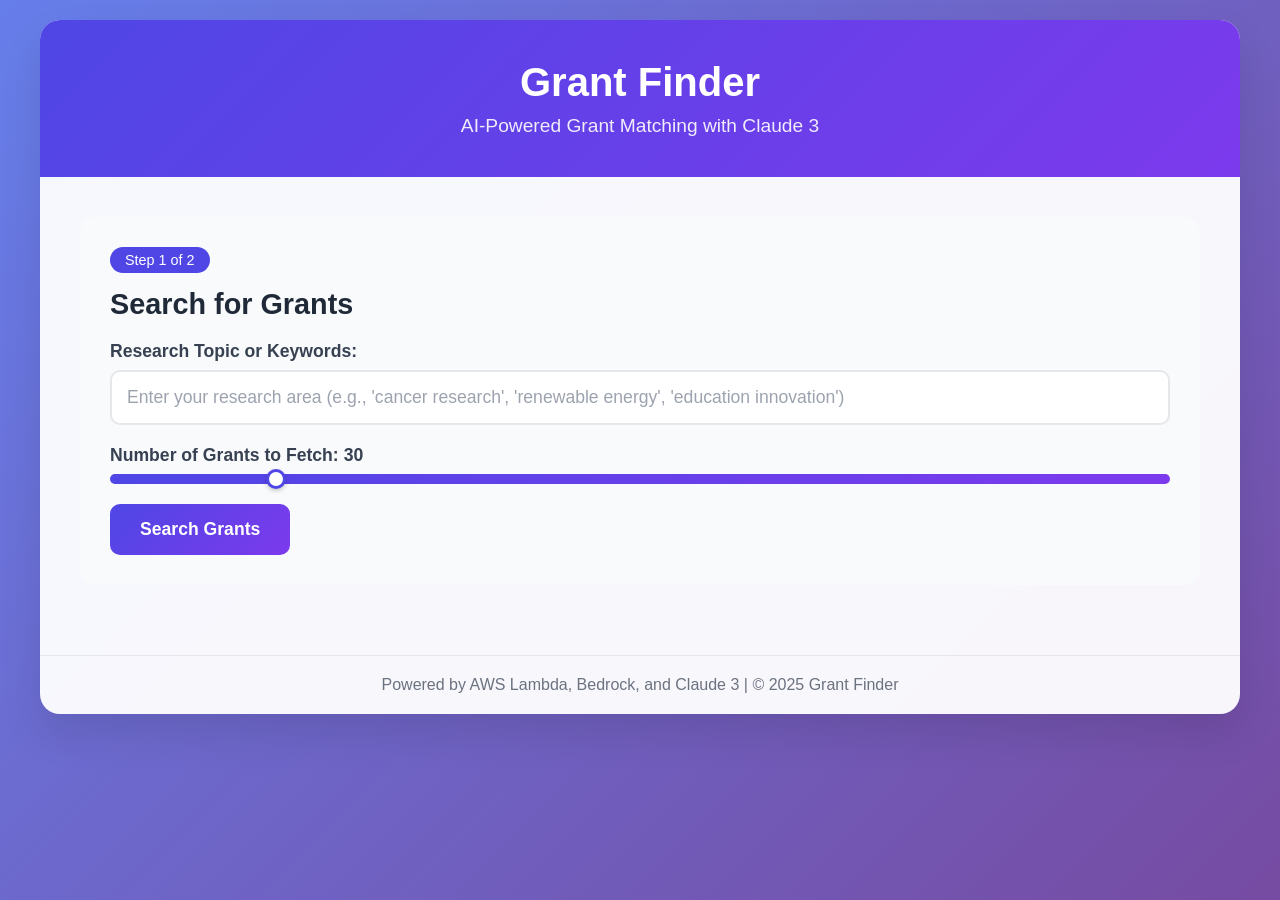
<file: indexTwoStep.html>
<!DOCTYPE html>
<html lang="en">
<head>
    <meta charset="UTF-8">
    <meta name="viewport" content="width=device-width, initial-scale=1.0">
    <title>Grant Finder - AI-Powered Grant Matching</title>
    <style>
        * {
            margin: 0;
            padding: 0;
            box-sizing: border-box;
        }

        body {
            font-family: 'Segoe UI', Tahoma, Geneva, Verdana, sans-serif;
            background: linear-gradient(135deg, #667eea 0%, #764ba2 100%);
            min-height: 100vh;
            padding: 20px;
        }

        .container {
            max-width: 1200px;
            margin: 0 auto;
            background: rgba(255, 255, 255, 0.95);
            border-radius: 20px;
            box-shadow: 0 20px 40px rgba(0, 0, 0, 0.1);
            overflow: hidden;
        }

        .header {
            background: linear-gradient(135deg, #4f46e5 0%, #7c3aed 100%);
            color: white;
            padding: 40px;
            text-align: center;
        }

        .header h1 {
            font-size: 2.5em;
            margin-bottom: 10px;
            font-weight: 700;
        }

        .header p {
            font-size: 1.2em;
            opacity: 0.9;
        }

        .main-content {
            padding: 40px;
        }

        .step-section {
            background: #f8fafc;
            border-radius: 15px;
            padding: 30px;
            margin-bottom: 30px;
        }

        .step-section.hidden {
            display: none;
        }

        .step-section h2 {
            color: #1f2937;
            margin-bottom: 20px;
            font-size: 1.8em;
        }

        .step-indicator {
            background: #4f46e5;
            color: white;
            padding: 5px 15px;
            border-radius: 20px;
            font-size: 0.9em;
            display: inline-block;
            margin-bottom: 15px;
        }

        .search-form {
            display: flex;
            flex-direction: column;
            gap: 20px;
        }

        .input-group {
            display: flex;
            flex-direction: column;
            gap: 8px;
        }

        .input-group label {
            font-weight: 600;
            color: #374151;
            font-size: 1.1em;
        }

        .search-input, .textarea-input {
            padding: 15px;
            border: 2px solid #e5e7eb;
            border-radius: 10px;
            font-size: 1.1em;
            transition: all 0.3s ease;
            background: white;
        }

        .textarea-input {
            min-height: 120px;
            resize: vertical;
            font-family: inherit;
        }

        .search-input:focus, .textarea-input:focus {
            outline: none;
            border-color: #4f46e5;
            box-shadow: 0 0 0 3px rgba(79, 70, 229, 0.1);
        }

        .search-input::placeholder, .textarea-input::placeholder {
            color: #9ca3af;
        }

        .search-btn {
            background: linear-gradient(135deg, #4f46e5 0%, #7c3aed 100%);
            color: white;
            padding: 15px 30px;
            border: none;
            border-radius: 10px;
            font-size: 1.1em;
            font-weight: 600;
            cursor: pointer;
            transition: all 0.3s ease;
            align-self: flex-start;
        }

        .search-btn:hover {
            transform: translateY(-2px);
            box-shadow: 0 10px 20px rgba(79, 70, 229, 0.3);
        }

        .search-btn:disabled {
            background: #9ca3af;
            cursor: not-allowed;
            transform: none;
            box-shadow: none;
        }

        .loading {
            display: none;
            text-align: center;
            padding: 20px;
            color: #6b7280;
        }

        .spinner {
            border: 4px solid #f3f4f6;
            border-top: 4px solid #4f46e5;
            border-radius: 50%;
            width: 40px;
            height: 40px;
            animation: spin 1s linear infinite;
            margin: 0 auto 10px;
        }

        @keyframes spin {
            0% { transform: rotate(0deg); }
            100% { transform: rotate(360deg); }
        }

        .results-section {
            display: none;
            background: white;
            border-radius: 15px;
            padding: 30px;
            box-shadow: 0 4px 6px rgba(0, 0, 0, 0.05);
        }

        .results-section h2 {
            color: #1f2937;
            margin-bottom: 20px;
            font-size: 1.8em;
        }

        .results-content {
            background: #f9fafb;
            border-radius: 10px;
            padding: 20px;
            border-left: 4px solid #4f46e5;
        }

        .results-content h3 {
            color: #4f46e5;
            margin-bottom: 15px;
            font-size: 1.3em;
        }

        .results-text {
            line-height: 1.6;
            color: #374151;
            white-space: pre-wrap;
        }

        .results-meta {
            margin-top: 15px;
            padding-top: 15px;
            border-top: 1px solid #e5e7eb;
            color: #6b7280;
            font-size: 0.9em;
        }

        .error-message {
            background: #fef2f2;
            border: 1px solid #fecaca;
            border-radius: 10px;
            padding: 15px;
            color: #dc2626;
            margin-top: 20px;
        }

        .success-message {
            background: #f0fdf4;
            border: 1px solid #bbf7d0;
            border-radius: 10px;
            padding: 15px;
            color: #16a34a;
            margin-top: 20px;
        }

        .footer {
            text-align: center;
            padding: 20px;
            color: #6b7280;
            border-top: 1px solid #e5e7eb;
        }

        @media (max-width: 768px) {
            .header h1 {
                font-size: 2em;
            }
            
            .header p {
                font-size: 1em;
            }
            
            .main-content {
                padding: 20px;
            }
            
            .step-section {
                padding: 20px;
            }
        }
        /* ==== Slider Styling ==== */
        .styled-slider {
            -webkit-appearance: none;
            width: 100%;
            height: 10px;
            background: linear-gradient(90deg, #4f46e5 0%, #7c3aed 100%);
            border-radius: 5px;
            outline: none;
            transition: background 0.3s ease;
            cursor: pointer;
        }

        .styled-slider::-webkit-slider-thumb {
            -webkit-appearance: none;
            appearance: none;
            width: 20px;
            height: 20px;
            background: white;
            border: 3px solid #4f46e5;
            border-radius: 50%;
            box-shadow: 0 2px 4px rgba(0,0,0,0.2);
            transition: transform 0.2s ease;
        }

        .styled-slider::-webkit-slider-thumb:hover {
            transform: scale(1.1);
        }

        .styled-slider::-moz-range-thumb {
            width: 20px;
            height: 20px;
            background: white;
            border: 3px solid #4f46e5;
            border-radius: 50%;
            cursor: pointer;
            transition: transform 0.2s ease;
        }

        .styled-slider::-moz-range-thumb:hover {
            transform: scale(1.1);
        }

        .styled-slider::-moz-range-track {
            background: linear-gradient(90deg, #4f46e5 0%, #7c3aed 100%);
            height: 10px;
            border-radius: 5px;
        }
    </style>
</head>
<body>
    <div class="container">
        <div class="header">
            <h1>Grant Finder</h1>
            <p>AI-Powered Grant Matching with Claude 3</p>
        </div>

        <div class="main-content">
            <!-- Step 1: Keyword Search -->
            <div class="step-section" id="step1Section">
                <div class="step-indicator">Step 1 of 2</div>
                <h2>Search for Grants</h2>
                <form class="search-form" id="step1Form">
                    <div class="input-group">
                        <label for="queryInput">Research Topic or Keywords:</label>
                        <input 
                            type="text" 
                            id="queryInput" 
                            class="search-input" 
                            placeholder="Enter your research area (e.g., 'cancer research', 'renewable energy', 'education innovation')"
                            required
                        >
                    </div>
                    <div class="input-group">
                        <label for="limitSlider">Number of Grants to Fetch: <span id="limitValue">30</span></label>
                        <input 
                            type="range" 
                            id="limitSlider" 
                            min="0" 
                            max="200" 
                            value="30" 
                            step="5"
                            class="styled-slider"
                        >
                    </div>
                    <button type="submit" class="search-btn" id="step1Btn">
                        Search Grants
                    </button>
                </form>
            </div>

            <!-- Step 2: Problem/Solution -->
            <div class="step-section hidden" id="step2Section">
                <div class="step-indicator">Step 2 of 2</div>
                <h2>Describe Your Project</h2>
                <form class="search-form" id="step2Form">
                    <div class="input-group">
                        <label for="inputMethod">Choose Input Method:</label>
                        <select id="inputMethod" class="search-input" style="margin-bottom: 15px;">
                            <option value="text">Type Problem & Solution</option>
                            <option value="pdf">Upload PDF Proposal</option>
                        </select>
                    </div>

                    <div id="textInputs" class="input-group">
                        <label for="problemInput">Problem Statement:</label>
                        <textarea id="problemInput" class="textarea-input" placeholder="Describe the problem your research or project aims to address. Be specific about the current challenges, gaps, or needs in your field."></textarea>
                        <br/>
                        <label for="solutionInput">Proposed Solution:</label>
                        <textarea id="solutionInput" class="textarea-input" placeholder="Describe your proposed solution, methodology, or approach. Explain how your project will address the problem and what outcomes you expect."></textarea>
                    </div>

                    <div id="pdfInput" class="input-group" style="display: none;">
                        <label for="pdfUpload">Upload Research Proposal (PDF):</label>
                        <input type="file" id="pdfUpload" accept="application/pdf" class="search-input">
                        <small style="color: #6b7280; margin-top: 5px;">
                            <br/>
                            Upload your research proposal, grant application, or project description as a PDF
                        </small>
                    </div>
                    <button type="submit" class="search-btn" id="step2Btn">
                        Get AI Recommendations
                    </button>
                </form>
            </div>

            <div class="loading" id="loadingSection">
                <div class="spinner"></div>
                <p id="loadingText">Processing your request...</p>
            </div>

            <div class="results-section" id="resultsSection">
                <h2 id="resultsTitle">Results</h2>
                <div class="results-content">
                    <h3 id="resultsSubtitle">Analysis:</h3>
                    <div class="results-text" id="resultsText"></div>
                    <div class="results-meta" id="resultsMeta"></div>
                </div>
            </div>
        </div>

        <div class="footer">
            <p>Powered by AWS Lambda, Bedrock, and Claude 3 | © 2025 Grant Finder</p>
        </div>
    </div>

    <script>
        const API_ENDPOINT = 'https://00ykdb7rz6.execute-api.us-east-2.amazonaws.com/prod';
        
        let currentGrants = [];
        let currentQuery = '';

        document.getElementById('limitSlider').addEventListener('input', function() {
            document.getElementById('limitValue').textContent = this.value;
        });

        // Step 1 Form Handler
        document.getElementById('step1Form').addEventListener('submit', async function(e) {
            e.preventDefault();
            
            const query = document.getElementById('queryInput').value.trim();
            if (!query) return;
            
            currentQuery = query;
            
            const step1Btn = document.getElementById('step1Btn');
            const loadingSection = document.getElementById('loadingSection');
            const resultsSection = document.getElementById('resultsSection');
            const loadingText = document.getElementById('loadingText');
            
            // Show loading state
            step1Btn.disabled = true;
            step1Btn.textContent = 'Searching...';
            loadingText.textContent = 'Searching grants database...';
            loadingSection.style.display = 'block';
            resultsSection.style.display = 'none';
            
            try {
                const limit = parseInt(document.getElementById('limitSlider').value, 10);

                const response = await fetch(API_ENDPOINT, {
                method: 'POST',
                headers: {
                    'Content-Type': 'application/json',
                },
                body: JSON.stringify({ 
                    step: "1",
                    query: query,
                    limit: limit
                })
                });
                
                if (!response.ok) {
                    throw new Error(`HTTP error! status: ${response.status}`);
                }
                
                const data = await response.json();
                
                if (data.error) {
                    throw new Error(data.error);
                }
                
                // Store grants for step 2
                currentGrants = data.grants || [];
                
                // Show success message and proceed to step 2
                loadingSection.style.display = 'none';
                resultsSection.style.display = 'block';
                
                document.getElementById('resultsTitle').textContent = 'Step 1 Complete';
                document.getElementById('resultsSubtitle').textContent = 'Grants Found:';
                document.getElementById('resultsText').textContent = data.message || `Found ${data.total_found} grants`;
                document.getElementById('resultsMeta').textContent = `Ready for step 2 - please describe your problem and solution below.`;
                
                // Show step 2 form
                document.getElementById('step2Section').classList.remove('hidden');
                
            } catch (error) {
                console.error('Error:', error);
                
                loadingSection.style.display = 'none';
                resultsSection.style.display = 'block';
                document.getElementById('resultsTitle').textContent = 'Error';
                document.getElementById('resultsSubtitle').textContent = 'Something went wrong:';
                document.getElementById('resultsText').innerHTML = `
                    <div class="error-message">
                        <strong>Error:</strong> ${error.message}
                    </div>
                `;
                document.getElementById('resultsMeta').textContent = '';
            }
            
            // Reset button
            step1Btn.disabled = false;
            step1Btn.textContent = 'Search Grants';
        });

        // Step 2 Form Handler
        document.getElementById('step2Form').addEventListener('submit', async function(e) {
            e.preventDefault();
            
            const problem = document.getElementById('problemInput').value.trim();
            const solution = document.getElementById('solutionInput').value.trim();
            const fileInput = document.getElementById('pdfUpload');
            const file = fileInput.files[0];
            
            // if (!problem || !solution) {
            //     alert('Please fill in both the problem and solution descriptions.');
            //     return;
            // }
            
            const step2Btn = document.getElementById('step2Btn');
            const loadingSection = document.getElementById('loadingSection');
            const resultsSection = document.getElementById('resultsSection');
            const loadingText = document.getElementById('loadingText');
            
            // Show loading state
            step2Btn.disabled = true;
            step2Btn.textContent = 'Analyzing...';
            loadingText.textContent = 'Claude is analyzing your project against available grants...';
            loadingSection.style.display = 'block';
            resultsSection.style.display = 'none';
            
            try {
                let requestBody = {
                    step: "2",
                    problem: problem,
                    solution: solution,
                    grants: currentGrants
                };

                // Only if PDF was uploaded
                if (file && file.type === "application/pdf") {
                    const base64 = await fileToBase64(file);
                    requestBody = {
                        step: "2",
                        pdf_base64: base64,
                        grants: currentGrants
                    };
                }

                const response = await fetch(API_ENDPOINT, {
                    method: 'POST',
                    headers: { 'Content-Type': 'application/json' },
                    body: JSON.stringify(requestBody)
                });
                
                if (!response.ok) {
                    throw new Error(`HTTP error! status: ${response.status}`);
                }
                
                const data = await response.json();
                
                if (data.error) {
                    throw new Error(data.error);
                }
                
                // Display Claude's analysis
                loadingSection.style.display = 'none';
                resultsSection.style.display = 'block';
                
                document.getElementById('resultsTitle').textContent = 'AI Grant Recommendations';
                document.getElementById('resultsSubtitle').textContent = 'Claude\'s Analysis:';
                document.getElementById('resultsText').textContent = data.claude_response || 'No recommendations available.';
                document.getElementById('resultsMeta').textContent = `Analyzed ${data.total_analyzed} grants for your project`;
                
            } catch (error) {
                console.error('Error:', error);
                
                loadingSection.style.display = 'none';
                resultsSection.style.display = 'block';
                document.getElementById('resultsTitle').textContent = 'Error';
                document.getElementById('resultsSubtitle').textContent = 'Something went wrong:';
                document.getElementById('resultsText').innerHTML = `
                    <div class="error-message">
                        <strong>Error:</strong> ${error.message}
                    </div>
                `;
                document.getElementById('resultsMeta').textContent = '';
            }
            
            // Reset button
            step2Btn.disabled = false;
            step2Btn.textContent = 'Get AI Recommendations';
        });

        function fileToBase64(file) {
            return new Promise((resolve, reject) => {
                const reader = new FileReader();
                reader.onload = () => {
                    const base64String = reader.result.split(',')[1]; // Remove `data:application/pdf;base64,`
                    resolve(base64String);
                };
                reader.onerror = reject;
                reader.readAsDataURL(file);
            });
        }

        document.getElementById('inputMethod').addEventListener('change', function() {
            const textInputs = document.getElementById('textInputs');
            const pdfInput = document.getElementById('pdfInput');
            
            if (this.value === 'pdf') {
                textInputs.style.display = 'none';
                pdfInput.style.display = 'block';
            } else {
                textInputs.style.display = 'block';
                pdfInput.style.display = 'none';
            }
        });
    </script>
</body>
</html>
</file>
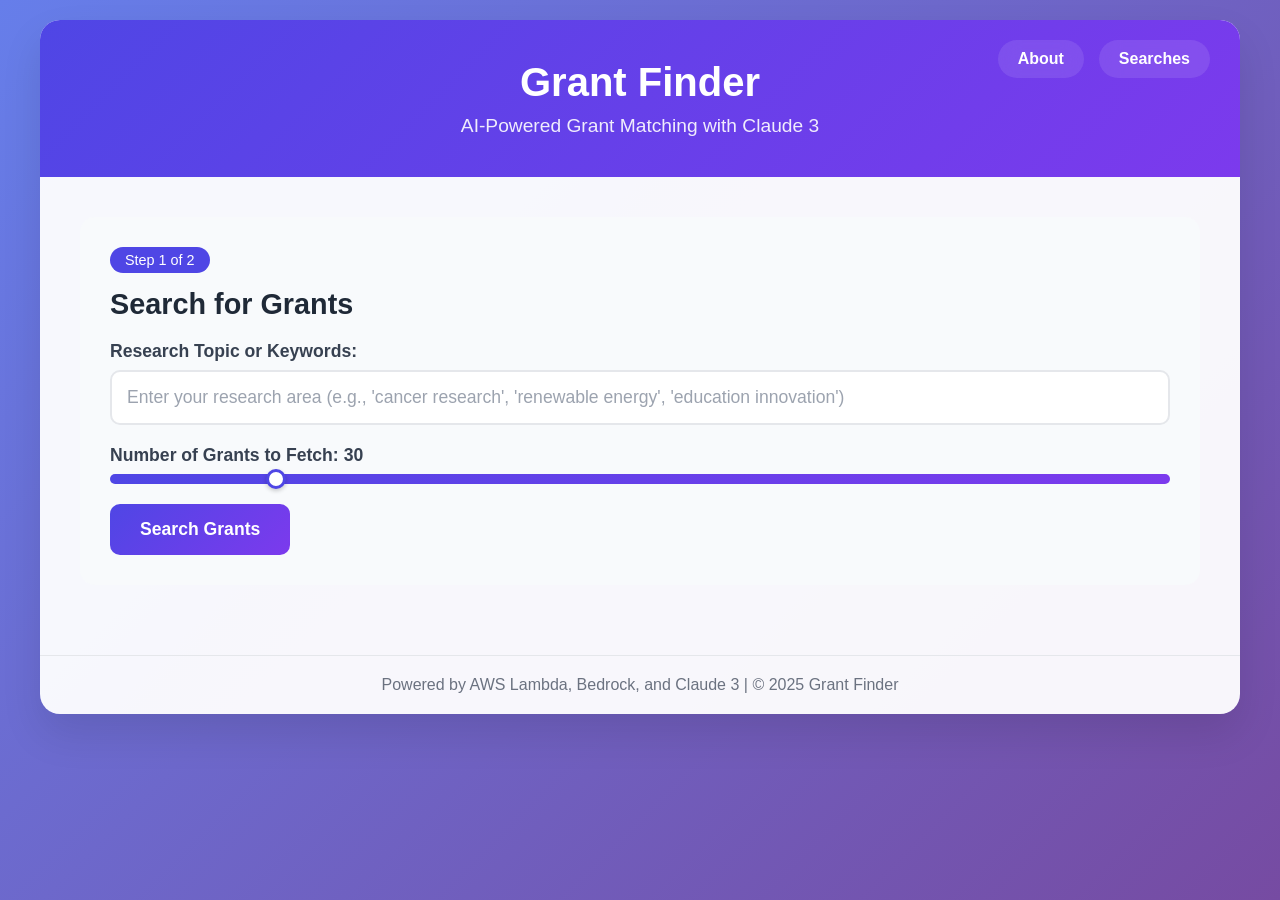
<file: pastHTML/index_noGrantStyling.html>
<!DOCTYPE html>
<html lang="en">
<head>
    <meta charset="UTF-8">
    <meta name="viewport" content="width=device-width, initial-scale=1.0">
    <title>Grant Finder - AI-Powered Grant Matching</title>
    <style>
        * {
            margin: 0;
            padding: 0;
            box-sizing: border-box;
        }

        body {
            font-family: 'Segoe UI', Tahoma, Geneva, Verdana, sans-serif;
            background: linear-gradient(135deg, #667eea 0%, #764ba2 100%);
            min-height: 100vh;
            padding: 20px;
        }

        .container {
            max-width: 1200px;
            margin: 0 auto;
            background: rgba(255, 255, 255, 0.95);
            border-radius: 20px;
            box-shadow: 0 20px 40px rgba(0, 0, 0, 0.1);
            overflow: hidden;
        }

        .header {
            background: linear-gradient(135deg, #4f46e5 0%, #7c3aed 100%);
            color: white;
            padding: 40px;
            text-align: center;
            position: relative;
        }

        .nav-links {
            position: absolute;
            top: 20px;
            right: 30px;
            display: flex;
            gap: 15px;
        }

        .nav-link {
            color: white;
            text-decoration: none;
            font-weight: 600;
            padding: 10px 20px;
            border-radius: 25px;
            background: rgba(255, 255, 255, 0.1);
            transition: all 0.3s ease;
            backdrop-filter: blur(10px);
        }

        .nav-link:hover {
            background: rgba(255, 255, 255, 0.2);
            transform: translateY(-2px);
        }

        .header h1 {
            font-size: 2.5em;
            margin-bottom: 10px;
            font-weight: 700;
        }

        .header p {
            font-size: 1.2em;
            opacity: 0.9;
        }

        .main-content {
            padding: 40px;
        }

        .step-section {
            background: #f8fafc;
            border-radius: 15px;
            padding: 30px;
            margin-bottom: 30px;
        }

        .step-section.hidden {
            display: none;
        }

        .step-section h2 {
            color: #1f2937;
            margin-bottom: 20px;
            font-size: 1.8em;
        }

        .step-indicator {
            background: #4f46e5;
            color: white;
            padding: 5px 15px;
            border-radius: 20px;
            font-size: 0.9em;
            display: inline-block;
            margin-bottom: 15px;
        }

        .search-form {
            display: flex;
            flex-direction: column;
            gap: 20px;
        }

        .input-group {
            display: flex;
            flex-direction: column;
            gap: 8px;
        }

        .input-group label {
            font-weight: 600;
            color: #374151;
            font-size: 1.1em;
        }

        .search-input, .textarea-input {
            padding: 15px;
            border: 2px solid #e5e7eb;
            border-radius: 10px;
            font-size: 1.1em;
            transition: all 0.3s ease;
            background: white;
        }

        .textarea-input {
            min-height: 120px;
            resize: vertical;
            font-family: inherit;
        }

        .search-input:focus, .textarea-input:focus {
            outline: none;
            border-color: #4f46e5;
            box-shadow: 0 0 0 3px rgba(79, 70, 229, 0.1);
        }

        .search-input::placeholder, .textarea-input::placeholder {
            color: #9ca3af;
        }

        .search-btn {
            background: linear-gradient(135deg, #4f46e5 0%, #7c3aed 100%);
            color: white;
            padding: 15px 30px;
            border: none;
            border-radius: 10px;
            font-size: 1.1em;
            font-weight: 600;
            cursor: pointer;
            transition: all 0.3s ease;
            align-self: flex-start;
        }

        .search-btn:hover {
            transform: translateY(-2px);
            box-shadow: 0 10px 20px rgba(79, 70, 229, 0.3);
        }

        .search-btn:disabled {
            background: #9ca3af;
            cursor: not-allowed;
            transform: none;
            box-shadow: none;
        }

        .loading {
            display: none;
            text-align: center;
            padding: 20px;
            color: #6b7280;
        }

        .spinner {
            border: 4px solid #f3f4f6;
            border-top: 4px solid #4f46e5;
            border-radius: 50%;
            width: 40px;
            height: 40px;
            animation: spin 1s linear infinite;
            margin: 0 auto 10px;
        }

        @keyframes spin {
            0% { transform: rotate(0deg); }
            100% { transform: rotate(360deg); }
        }

        .results-section {
            display: none;
            background: white;
            border-radius: 15px;
            padding: 30px;
            box-shadow: 0 4px 6px rgba(0, 0, 0, 0.05);
        }

        .results-section h2 {
            color: #1f2937;
            margin-bottom: 20px;
            font-size: 1.8em;
        }

        .results-content {
            background: #f9fafb;
            border-radius: 10px;
            padding: 20px;
            border-left: 4px solid #4f46e5;
        }

        .results-content h3 {
            color: #4f46e5;
            margin-bottom: 15px;
            font-size: 1.3em;
        }

        .results-text {
            line-height: 1.6;
            color: #374151;
            white-space: pre-wrap;
        }

        .results-meta {
            margin-top: 15px;
            padding-top: 15px;
            border-top: 1px solid #e5e7eb;
            color: #6b7280;
            font-size: 0.9em;
        }

        .error-message {
            background: #fef2f2;
            border: 1px solid #fecaca;
            border-radius: 10px;
            padding: 15px;
            color: #dc2626;
            margin-top: 20px;
        }

        .success-message {
            background: #f0fdf4;
            border: 1px solid #bbf7d0;
            border-radius: 10px;
            padding: 15px;
            color: #16a34a;
            margin-top: 20px;
        }

        .footer {
            text-align: center;
            padding: 20px;
            color: #6b7280;
            border-top: 1px solid #e5e7eb;
        }

        @media (max-width: 768px) {
            .header {
                padding: 20px;
            }
            
            .nav-link {
                position: static;
                display: inline-block;
                margin-bottom: 20px;
            }
            
            .header h1 {
                font-size: 2em;
            }
            
            .header p {
                font-size: 1em;
            }
            
            .main-content {
                padding: 20px;
            }
            
            .step-section {
                padding: 20px;
            }
        }
        /* ==== Slider Styling ==== */
        .styled-slider {
            -webkit-appearance: none;
            width: 100%;
            height: 10px;
            background: linear-gradient(90deg, #4f46e5 0%, #7c3aed 100%);
            border-radius: 5px;
            outline: none;
            transition: background 0.3s ease;
            cursor: pointer;
        }

        .styled-slider::-webkit-slider-thumb {
            -webkit-appearance: none;
            appearance: none;
            width: 20px;
            height: 20px;
            background: white;
            border: 3px solid #4f46e5;
            border-radius: 50%;
            box-shadow: 0 2px 4px rgba(0,0,0,0.2);
            transition: transform 0.2s ease;
        }

        .styled-slider::-webkit-slider-thumb:hover {
            transform: scale(1.1);
        }

        .styled-slider::-moz-range-thumb {
            width: 20px;
            height: 20px;
            background: white;
            border: 3px solid #4f46e5;
            border-radius: 50%;
            cursor: pointer;
            transition: transform 0.2s ease;
        }

        .styled-slider::-moz-range-thumb:hover {
            transform: scale(1.1);
        }

        .styled-slider::-moz-range-track {
            background: linear-gradient(90deg, #4f46e5 0%, #7c3aed 100%);
            height: 10px;
            border-radius: 5px;
        }
    </style>
</head>
<body>
    <div class="container">
        <div class="header">
            <div class="nav-links">
                <a href="about.html" class="nav-link">About</a>
                <a href="searches.html" class="nav-link">Searches</a>
            </div>
            <h1>Grant Finder</h1>
            <p>AI-Powered Grant Matching with Claude 3</p>
        </div>

        <div class="main-content">
            <!-- Step 1: Keyword Search -->
            <div class="step-section" id="step1Section">
                <div class="step-indicator">Step 1 of 2</div>
                <h2>Search for Grants</h2>
                <form class="search-form" id="step1Form">
                    <div class="input-group">
                        <label for="queryInput">Research Topic or Keywords:</label>
                        <input 
                            type="text" 
                            id="queryInput" 
                            class="search-input" 
                            placeholder="Enter your research area (e.g., 'cancer research', 'renewable energy', 'education innovation')"
                            required
                        >
                    </div>
                    <div class="input-group">
                        <label for="limitSlider">Number of Grants to Fetch: <span id="limitValue">30</span></label>
                        <input 
                            type="range" 
                            id="limitSlider" 
                            min="0" 
                            max="200" 
                            value="30" 
                            step="5"
                            class="styled-slider"
                        >
                    </div>
                    <button type="submit" class="search-btn" id="step1Btn">
                        Search Grants
                    </button>
                </form>
            </div>

            <!-- Step 2: Problem/Solution -->
            <div class="step-section hidden" id="step2Section">
                <div class="step-indicator">Step 2 of 2</div>
                <h2>Describe Your Project</h2>
                <form class="search-form" id="step2Form">
                    <div class="input-group">
                        <label for="problemInput">Problem Statement:</label>
                        <textarea 
                            id="problemInput" 
                            class="textarea-input" 
                            placeholder="Describe the problem your research or project aims to address. Be specific about the current challenges, gaps, or needs in your field."
                            
                        ></textarea>
                    </div>
                    <div class="input-group">
                        <label for="solutionInput">Proposed Solution:</label>
                        <textarea 
                            id="solutionInput" 
                            class="textarea-input" 
                            placeholder="Describe your proposed solution, methodology, or approach. Explain how your project will address the problem and what outcomes you expect."
                            
                        ></textarea>
                    </div>
                    <button type="submit" class="search-btn" id="step2Btn">
                        Get AI Recommendations
                    </button>
                </form>
            </div>

            <div class="loading" id="loadingSection">
                <div class="spinner"></div>
                <p id="loadingText">Processing your request...</p>
            </div>

            <div class="results-section" id="resultsSection">
                <h2 id="resultsTitle">Results</h2>
                <div class="results-content">
                    <h3 id="resultsSubtitle">Analysis:</h3>
                    <div class="results-text" id="resultsText"></div>
                    <div class="results-meta" id="resultsMeta"></div>
                </div>
            </div>
        </div>

        <div class="footer">
            <p>Powered by AWS Lambda, Bedrock, and Claude 3 | © 2025 Grant Finder</p>
        </div>
    </div>

    <script>
        const API_ENDPOINT = 'https://00ykdb7rz6.execute-api.us-east-2.amazonaws.com/prod';
        
        let currentGrants = [];
        let currentQuery = '';

        document.getElementById('limitSlider').addEventListener('input', function() {
            document.getElementById('limitValue').textContent = this.value;
        });

        // Step 1 Form Handler
        document.getElementById('step1Form').addEventListener('submit', async function(e) {
            e.preventDefault();
            
            const query = document.getElementById('queryInput').value.trim();
            if (!query) return;
            
            currentQuery = query;
            
            const step1Btn = document.getElementById('step1Btn');
            const loadingSection = document.getElementById('loadingSection');
            const resultsSection = document.getElementById('resultsSection');
            const loadingText = document.getElementById('loadingText');
            
            // Show loading state
            step1Btn.disabled = true;
            step1Btn.textContent = 'Searching...';
            loadingText.textContent = 'Searching grants database...';
            loadingSection.style.display = 'block';
            resultsSection.style.display = 'none';
            
            try {
                const limit = parseInt(document.getElementById('limitSlider').value, 10);

                const response = await fetch(API_ENDPOINT, {
                method: 'POST',
                headers: {
                    'Content-Type': 'application/json',
                },
                body: JSON.stringify({ 
                    step: "1",
                    query: query,
                    limit: limit
                })
                });
                
                if (!response.ok) {
                    throw new Error(`HTTP error! status: ${response.status}`);
                }
                
                const data = await response.json();
                
                if (data.error) {
                    throw new Error(data.error);
                }
                
                // Store grants for step 2
                currentGrants = data.grants || [];
                
                // Show success message and proceed to step 2
                loadingSection.style.display = 'none';
                resultsSection.style.display = 'block';
                
                document.getElementById('resultsTitle').textContent = 'Step 1 Complete';
                document.getElementById('resultsSubtitle').textContent = 'Grants Found:';
                document.getElementById('resultsText').textContent = data.message || `Found ${data.total_found} grants`;
                document.getElementById('resultsMeta').textContent = `Ready for step 2 - please describe your problem and solution below.`;
                
                // Show step 2 form
                document.getElementById('step2Section').classList.remove('hidden');
                
            } catch (error) {
                console.error('Error:', error);
                
                loadingSection.style.display = 'none';
                resultsSection.style.display = 'block';
                document.getElementById('resultsTitle').textContent = 'Error';
                document.getElementById('resultsSubtitle').textContent = 'Something went wrong:';
                document.getElementById('resultsText').innerHTML = `
                    <div class="error-message">
                        <strong>Error:</strong> ${error.message}
                    </div>
                `;
                document.getElementById('resultsMeta').textContent = '';
            }
            
            // Reset button
            step1Btn.disabled = false;
            step1Btn.textContent = 'Search Grants';
        });

        // Step 2 Form Handler
        document.getElementById('step2Form').addEventListener('submit', async function(e) {
            e.preventDefault();
            
            const problem = document.getElementById('problemInput').value.trim();
            const solution = document.getElementById('solutionInput').value.trim();
            
            if (!problem || !solution) {
                alert('Please fill in both the problem and solution descriptions.');
                return;
            }
            
            const step2Btn = document.getElementById('step2Btn');
            const loadingSection = document.getElementById('loadingSection');
            const resultsSection = document.getElementById('resultsSection');
            const loadingText = document.getElementById('loadingText');
            
            // Show loading state
            step2Btn.disabled = true;
            step2Btn.textContent = 'Analyzing...';
            loadingText.textContent = 'Claude is analyzing your project against available grants...';
            loadingSection.style.display = 'block';
            resultsSection.style.display = 'none';
            
            try {
                const response = await fetch(API_ENDPOINT, {
                    method: 'POST',
                    headers: {
                        'Content-Type': 'application/json',
                    },
                    body: JSON.stringify({ 
                        step: "2",
                        problem: problem,
                        solution: solution,
                        grants: currentGrants
                    })
                });
                
                if (!response.ok) {
                    throw new Error(`HTTP error! status: ${response.status}`);
                }
                
                const data = await response.json();
                
                if (data.error) {
                    throw new Error(data.error);
                }
                
                // Display Claude's analysis
                loadingSection.style.display = 'none';
                resultsSection.style.display = 'block';
                
                document.getElementById('resultsTitle').textContent = 'AI Grant Recommendations';
                document.getElementById('resultsSubtitle').textContent = 'Claude\'s Analysis:';
                document.getElementById('resultsText').textContent = data.claude_response || 'No recommendations available.';
                document.getElementById('resultsMeta').textContent = `Analyzed ${data.total_analyzed} grants for your project`;
                
            } catch (error) {
                console.error('Error:', error);
                
                loadingSection.style.display = 'none';
                resultsSection.style.display = 'block';
                document.getElementById('resultsTitle').textContent = 'Error';
                document.getElementById('resultsSubtitle').textContent = 'Something went wrong:';
                document.getElementById('resultsText').innerHTML = `
                    <div class="error-message">
                        <strong>Error:</strong> ${error.message}
                    </div>
                `;
                document.getElementById('resultsMeta').textContent = '';
            }
            
            // Reset button
            step2Btn.disabled = false;
            step2Btn.textContent = 'Get AI Recommendations';
        });
    </script>
</body>
</html>
</file>
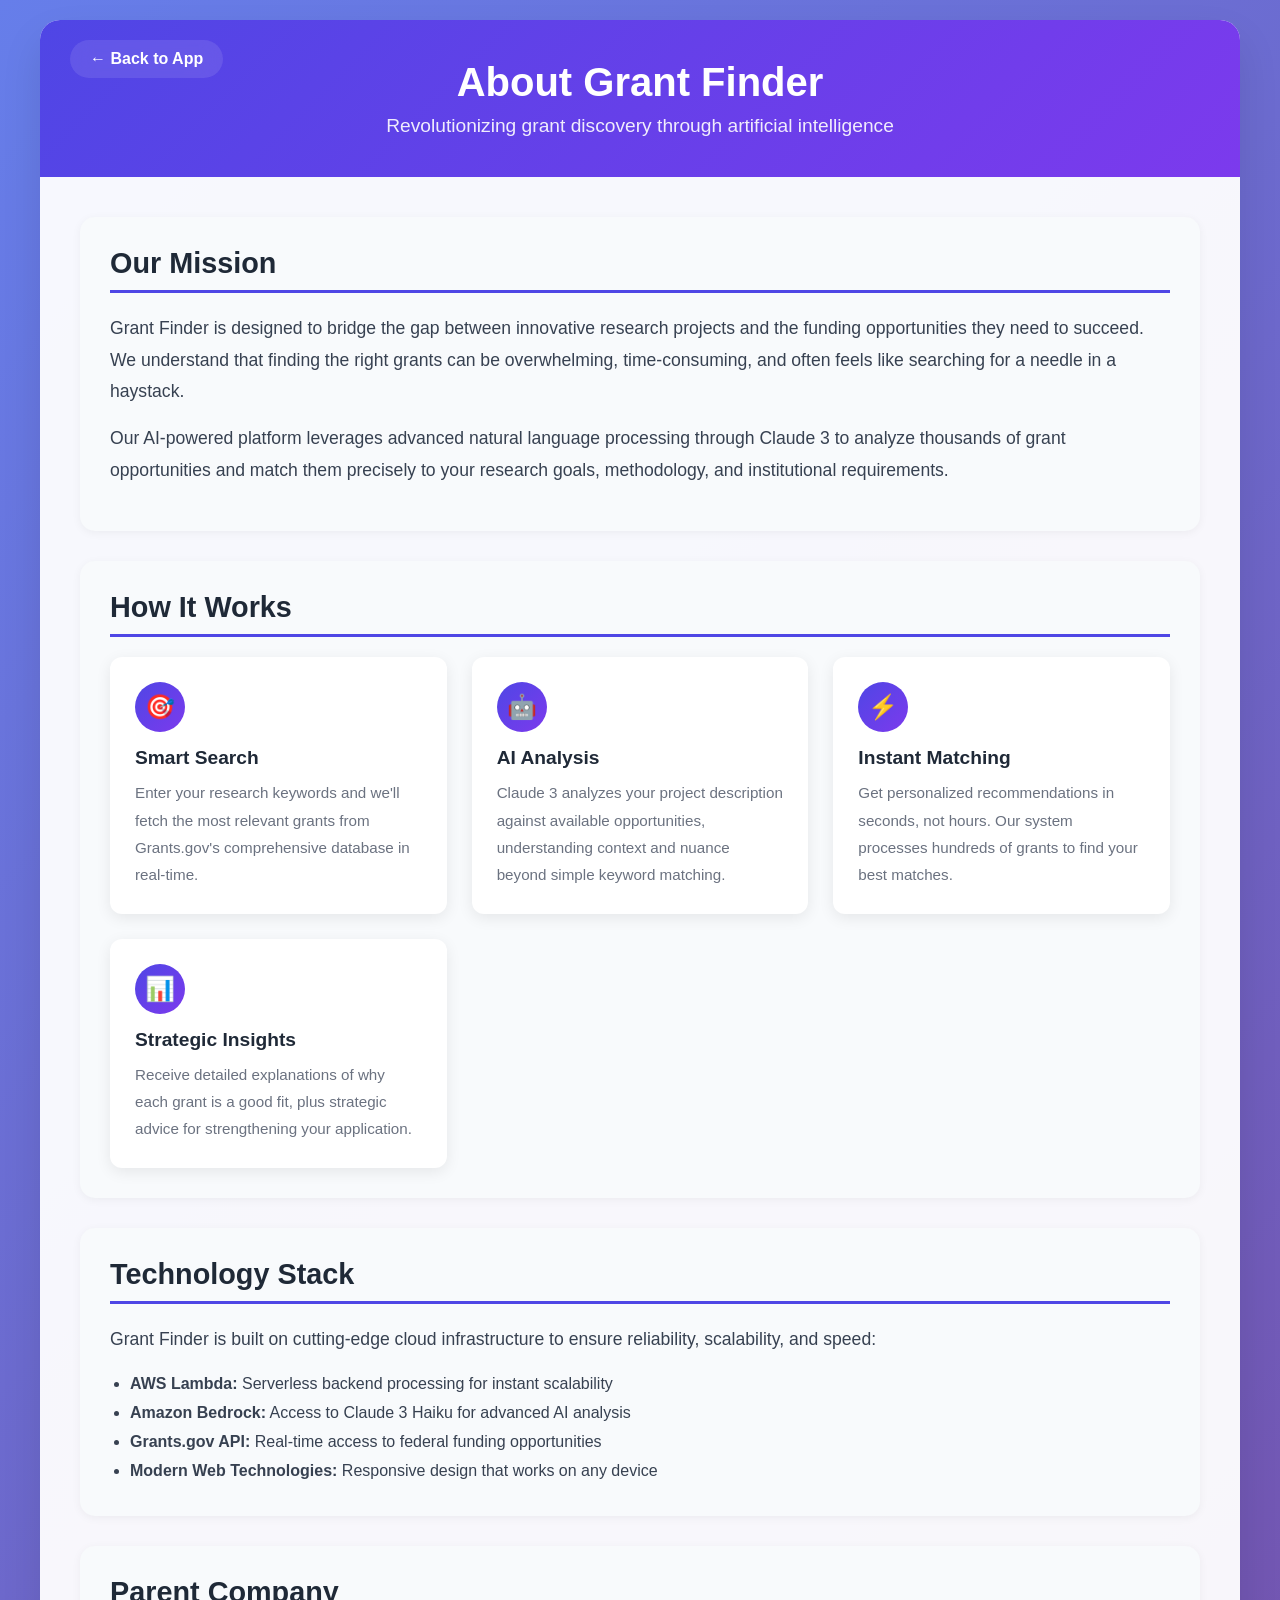
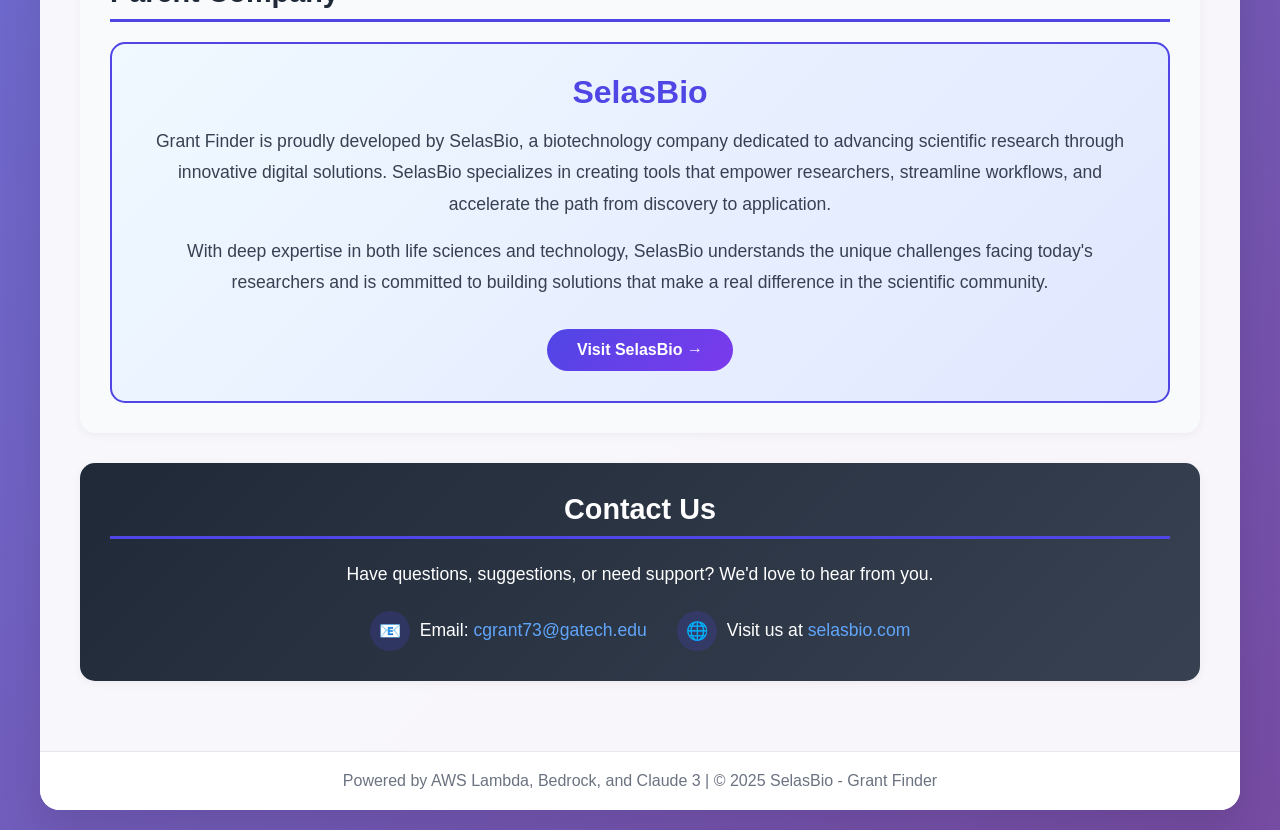
<file: tempHTML/about.html>
<!DOCTYPE html>
<html lang="en">
<head>
    <meta charset="UTF-8">
    <meta name="viewport" content="width=device-width, initial-scale=1.0">
    <title>About - Grant Finder</title>
    <style>
        * {
            margin: 0;
            padding: 0;
            box-sizing: border-box;
        }

        body {
            font-family: 'Segoe UI', Tahoma, Geneva, Verdana, sans-serif;
            background: linear-gradient(135deg, #667eea 0%, #764ba2 100%);
            min-height: 100vh;
            padding: 20px;
        }

        .container {
            max-width: 1200px;
            margin: 0 auto;
            background: rgba(255, 255, 255, 0.95);
            border-radius: 20px;
            box-shadow: 0 20px 40px rgba(0, 0, 0, 0.1);
            overflow: hidden;
        }

        .header {
            background: linear-gradient(135deg, #4f46e5 0%, #7c3aed 100%);
            color: white;
            padding: 40px;
            text-align: center;
            position: relative;
        }

        .nav-link {
            position: absolute;
            top: 20px;
            left: 30px;
            color: white;
            text-decoration: none;
            font-weight: 600;
            padding: 10px 20px;
            border-radius: 25px;
            background: rgba(255, 255, 255, 0.1);
            transition: all 0.3s ease;
            backdrop-filter: blur(10px);
        }

        .nav-link:hover {
            background: rgba(255, 255, 255, 0.2);
            transform: translateY(-2px);
        }

        .header h1 {
            font-size: 2.5em;
            margin-bottom: 10px;
            font-weight: 700;
        }

        .header p {
            font-size: 1.2em;
            opacity: 0.9;
        }

        .main-content {
            padding: 40px;
        }

        .section {
            background: #f8fafc;
            border-radius: 15px;
            padding: 30px;
            margin-bottom: 30px;
            box-shadow: 0 2px 10px rgba(0, 0, 0, 0.05);
        }

        .section h2 {
            color: #1f2937;
            margin-bottom: 20px;
            font-size: 1.8em;
            border-bottom: 3px solid #4f46e5;
            padding-bottom: 10px;
        }

        .section h3 {
            color: #4f46e5;
            margin-bottom: 15px;
            font-size: 1.3em;
        }

        .section p {
            line-height: 1.8;
            color: #374151;
            margin-bottom: 15px;
            font-size: 1.1em;
        }

        .feature-grid {
            display: grid;
            grid-template-columns: repeat(auto-fit, minmax(300px, 1fr));
            gap: 25px;
            margin-top: 20px;
        }

        .feature-card {
            background: white;
            padding: 25px;
            border-radius: 12px;
            box-shadow: 0 4px 15px rgba(0, 0, 0, 0.08);
            transition: transform 0.3s ease, box-shadow 0.3s ease;
        }

        .feature-card:hover {
            transform: translateY(-5px);
            box-shadow: 0 8px 25px rgba(0, 0, 0, 0.15);
        }

        .feature-icon {
            width: 50px;
            height: 50px;
            background: linear-gradient(135deg, #4f46e5 0%, #7c3aed 100%);
            border-radius: 50%;
            display: flex;
            align-items: center;
            justify-content: center;
            margin-bottom: 15px;
        }

        .feature-icon::before {
            content: '🎯';
            font-size: 24px;
        }

        .feature-card:nth-child(2) .feature-icon::before {
            content: '🤖';
        }

        .feature-card:nth-child(3) .feature-icon::before {
            content: '⚡';
        }

        .feature-card:nth-child(4) .feature-icon::before {
            content: '📊';
        }

        .feature-card h4 {
            color: #1f2937;
            margin-bottom: 10px;
            font-size: 1.2em;
        }

        .feature-card p {
            color: #6b7280;
            font-size: 0.95em;
            margin-bottom: 0;
        }

        .company-highlight {
            background: linear-gradient(135deg, #f0f9ff 0%, #e0e7ff 100%);
            border: 2px solid #4f46e5;
            border-radius: 15px;
            padding: 30px;
            margin-top: 20px;
            text-align: center;
        }

        .company-logo {
            font-size: 2em;
            font-weight: bold;
            color: #4f46e5;
            margin-bottom: 15px;
        }

        .company-link {
            display: inline-block;
            background: linear-gradient(135deg, #4f46e5 0%, #7c3aed 100%);
            color: white;
            padding: 12px 30px;
            border-radius: 25px;
            text-decoration: none;
            font-weight: 600;
            margin-top: 15px;
            transition: all 0.3s ease;
        }

        .company-link:hover {
            transform: translateY(-2px);
            box-shadow: 0 10px 20px rgba(79, 70, 229, 0.3);
        }

        .contact-section {
            background: linear-gradient(135deg, #1f2937 0%, #374151 100%);
            color: white;
            text-align: center;
        }

        .contact-section h2 {
            color: white;
            border-bottom: 3px solid #4f46e5;
        }

        .contact-info {
            display: flex;
            justify-content: center;
            align-items: center;
            flex-wrap: wrap;
            gap: 30px;
            margin-top: 20px;
        }

        .contact-item {
            display: flex;
            align-items: center;
            gap: 10px;
            font-size: 1.1em;
        }

        .contact-icon {
            width: 40px;
            height: 40px;
            background: rgba(79, 70, 229, 0.2);
            border-radius: 50%;
            display: flex;
            align-items: center;
            justify-content: center;
            font-size: 18px;
        }

        .email-link {
            color: #60a5fa;
            text-decoration: none;
            transition: color 0.3s ease;
        }

        .email-link:hover {
            color: #3b82f6;
        }

        .footer {
            text-align: center;
            padding: 20px;
            color: #6b7280;
            border-top: 1px solid #e5e7eb;
            background: white;
        }

        @media (max-width: 768px) {
            .header {
                padding: 20px;
            }
            
            .nav-link {
                position: static;
                display: inline-block;
                margin-bottom: 20px;
            }
            
            .header h1 {
                font-size: 2em;
            }
            
            .header p {
                font-size: 1em;
            }
            
            .main-content {
                padding: 20px;
            }
            
            .section {
                padding: 20px;
            }
            
            .feature-grid {
                grid-template-columns: 1fr;
            }
            
            .contact-info {
                flex-direction: column;
                gap: 20px;
            }
        }
    </style>
</head>
<body>
    <div class="container">
        <div class="header">
            <a href="index.html" class="nav-link">← Back to App</a>
            <h1>About Grant Finder</h1>
            <p>Revolutionizing grant discovery through artificial intelligence</p>
        </div>

        <div class="main-content">
            <div class="section">
                <h2>Our Mission</h2>
                <p>
                    Grant Finder is designed to bridge the gap between innovative research projects and the funding opportunities they need to succeed. We understand that finding the right grants can be overwhelming, time-consuming, and often feels like searching for a needle in a haystack.
                </p>
                <p>
                    Our AI-powered platform leverages advanced natural language processing through Claude 3 to analyze thousands of grant opportunities and match them precisely to your research goals, methodology, and institutional requirements.
                </p>
            </div>

            <div class="section">
                <h2>How It Works</h2>
                <div class="feature-grid">
                    <div class="feature-card">
                        <div class="feature-icon"></div>
                        <h4>Smart Search</h4>
                        <p>Enter your research keywords and we'll fetch the most relevant grants from Grants.gov's comprehensive database in real-time.</p>
                    </div>
                    <div class="feature-card">
                        <div class="feature-icon"></div>
                        <h4>AI Analysis</h4>
                        <p>Claude 3 analyzes your project description against available opportunities, understanding context and nuance beyond simple keyword matching.</p>
                    </div>
                    <div class="feature-card">
                        <div class="feature-icon"></div>
                        <h4>Instant Matching</h4>
                        <p>Get personalized recommendations in seconds, not hours. Our system processes hundreds of grants to find your best matches.</p>
                    </div>
                    <div class="feature-card">
                        <div class="feature-icon"></div>
                        <h4>Strategic Insights</h4>
                        <p>Receive detailed explanations of why each grant is a good fit, plus strategic advice for strengthening your application.</p>
                    </div>
                </div>
            </div>

            <div class="section">
                <h2>Technology Stack</h2>
                <p>
                    Grant Finder is built on cutting-edge cloud infrastructure to ensure reliability, scalability, and speed:
                </p>
                <ul style="margin-left: 20px; color: #374151; line-height: 1.8;">
                    <li><strong>AWS Lambda:</strong> Serverless backend processing for instant scalability</li>
                    <li><strong>Amazon Bedrock:</strong> Access to Claude 3 Haiku for advanced AI analysis</li>
                    <li><strong>Grants.gov API:</strong> Real-time access to federal funding opportunities</li>
                    <li><strong>Modern Web Technologies:</strong> Responsive design that works on any device</li>
                </ul>
            </div>

            <div class="section">
                <h2>Parent Company</h2>
                <div class="company-highlight">
                    <div class="company-logo">SelasBio</div>
                    <p>
                        Grant Finder is proudly developed by SelasBio, a biotechnology company dedicated to advancing scientific research through innovative digital solutions. SelasBio specializes in creating tools that empower researchers, streamline workflows, and accelerate the path from discovery to application.
                    </p>
                    <p>
                        With deep expertise in both life sciences and technology, SelasBio understands the unique challenges facing today's researchers and is committed to building solutions that make a real difference in the scientific community.
                    </p>
                    <a href="https://selasbio.com/" target="_blank" class="company-link">Visit SelasBio →</a>
                </div>
            </div>

            <div class="section contact-section">
                <h2>Contact Us</h2>
                <p style="color:white;">
                    Have questions, suggestions, or need support? We'd love to hear from you.
                </p>
                <div class="contact-info">
                    <div class="contact-item">
                        <div class="contact-icon">📧</div>
                        <span>Email: <a href="mailto:cgrant73@gatech.edu" class="email-link">cgrant73@gatech.edu</a></span>
                    </div>
                    <div class="contact-item">
                        <div class="contact-icon">🌐</div>
                        <span>Visit us at <a href="https://selasbio.com/" target="_blank" class="email-link">selasbio.com</a></span>
                    </div>
                </div>
            </div>
        </div>

        <div class="footer">
            <p>Powered by AWS Lambda, Bedrock, and Claude 3 | © 2025 SelasBio - Grant Finder</p>
        </div>
    </div>
</body>
</html>
</file>
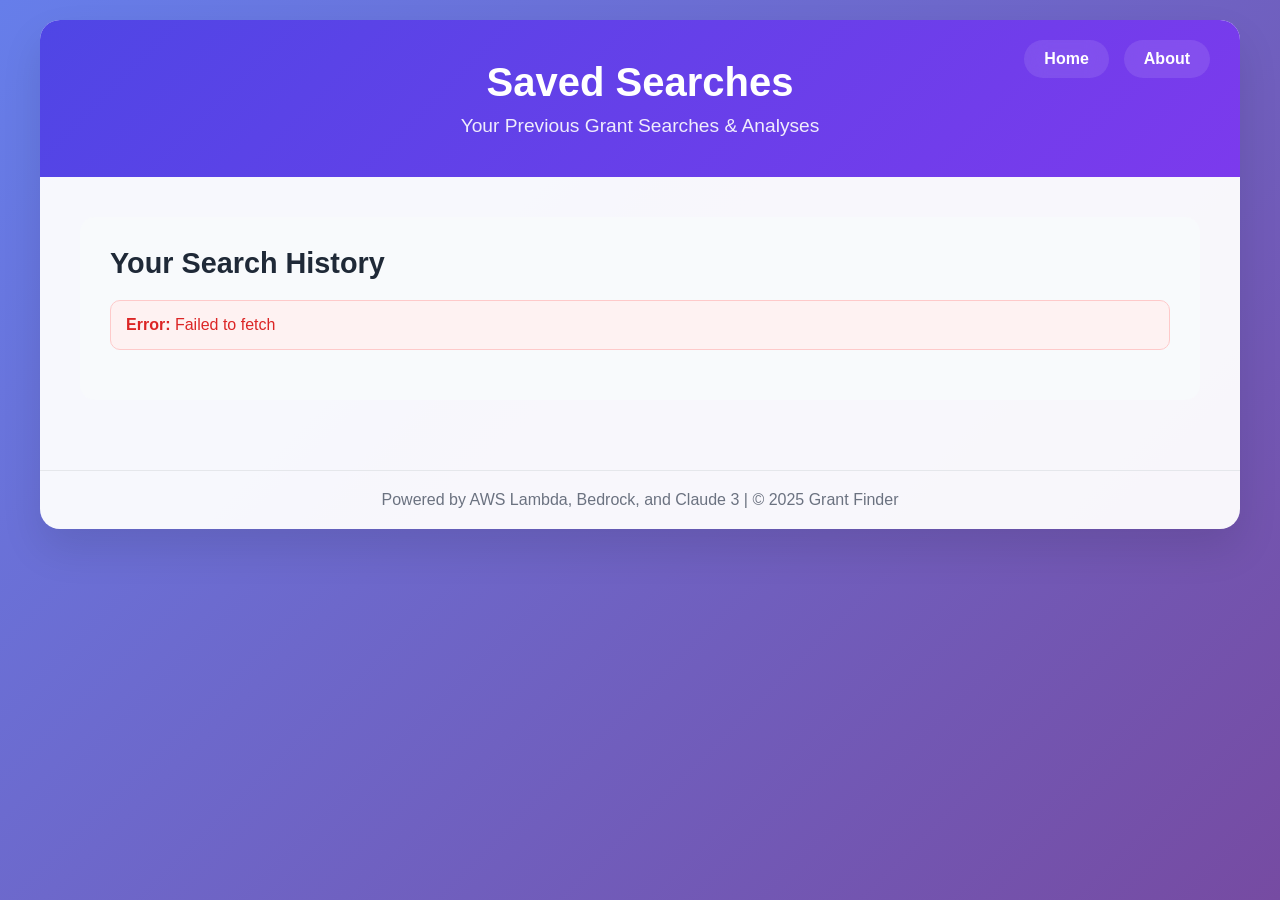
<file: workingHTML/searches.html>
<!DOCTYPE html>
<html lang="en">
<head>
    <meta charset="UTF-8">
    <meta name="viewport" content="width=device-width, initial-scale=1.0">
    <title>Saved Searches - Grant Finder</title>
    <style>
        * {
            margin: 0;
            padding: 0;
            box-sizing: border-box;
        }

        body {
            font-family: 'Segoe UI', Tahoma, Geneva, Verdana, sans-serif;
            background: linear-gradient(135deg, #667eea 0%, #764ba2 100%);
            min-height: 100vh;
            padding: 20px;
        }

        .container {
            max-width: 1200px;
            margin: 0 auto;
            background: rgba(255, 255, 255, 0.95);
            border-radius: 20px;
            box-shadow: 0 20px 40px rgba(0, 0, 0, 0.1);
            overflow: hidden;
        }

        .header {
            background: linear-gradient(135deg, #4f46e5 0%, #7c3aed 100%);
            color: white;
            padding: 40px;
            text-align: center;
            position: relative;
        }

        .nav-links {
            position: absolute;
            top: 20px;
            right: 30px;
            display: flex;
            gap: 15px;
        }

        .nav-link {
            color: white;
            text-decoration: none;
            font-weight: 600;
            padding: 10px 20px;
            border-radius: 25px;
            background: rgba(255, 255, 255, 0.1);
            transition: all 0.3s ease;
            backdrop-filter: blur(10px);
        }

        .nav-link:hover {
            background: rgba(255, 255, 255, 0.2);
            transform: translateY(-2px);
        }

        .header h1 {
            font-size: 2.5em;
            margin-bottom: 10px;
            font-weight: 700;
        }

        .header p {
            font-size: 1.2em;
            opacity: 0.9;
        }

        .main-content {
            padding: 40px;
        }

        .saved-searches-section {
            background: #f8fafc;
            border-radius: 15px;
            padding: 30px;
            margin-bottom: 30px;
        }

        .saved-searches-section h2 {
            color: #1f2937;
            margin-bottom: 20px;
            font-size: 1.8em;
        }

        .loading {
            display: none;
            text-align: center;
            padding: 20px;
            color: #6b7280;
        }

        .spinner {
            border: 4px solid #f3f4f6;
            border-top: 4px solid #4f46e5;
            border-radius: 50%;
            width: 40px;
            height: 40px;
            animation: spin 1s linear infinite;
            margin: 0 auto 10px;
        }

        @keyframes spin {
            0% { transform: rotate(0deg); }
            100% { transform: rotate(360deg); }
        }

        .search-item {
            background: white;
            border-radius: 12px;
            padding: 25px;
            margin-bottom: 20px;
            box-shadow: 0 4px 6px rgba(0, 0, 0, 0.05);
            border-left: 4px solid #4f46e5;
            transition: transform 0.2s ease, box-shadow 0.2s ease;
        }

        .search-item:hover {
            transform: translateY(-2px);
            box-shadow: 0 8px 15px rgba(0, 0, 0, 0.1);
        }

        .search-item-header {
            display: flex;
            justify-content: space-between;
            align-items: flex-start;
            margin-bottom: 15px;
        }

        .search-item-title {
            color: #4f46e5;
            font-size: 1.3em;
            font-weight: 600;
            margin: 0;
        }

        .search-item-date {
            color: #6b7280;
            font-size: 0.9em;
            background: #f3f4f6;
            padding: 5px 12px;
            border-radius: 15px;
        }

        .search-item-query {
            color: #1f2937;
            font-size: 1.1em;
            margin-bottom: 10px;
            font-weight: 500;
        }

        .search-item-meta {
            color: #6b7280;
            font-size: 0.9em;
            margin-bottom: 15px;
        }

        .search-item-description {
            color: #374151;
            line-height: 1.6;
            margin-bottom: 15px;
        }

        .search-item-actions {
            display: flex;
            gap: 10px;
            justify-content: flex-end;
        }

        .btn {
            padding: 8px 16px;
            border: none;
            border-radius: 8px;
            font-size: 0.9em;
            font-weight: 600;
            cursor: pointer;
            transition: all 0.3s ease;
            text-decoration: none;
            display: inline-block;
            text-align: center;
        }

        .btn-primary {
            background: linear-gradient(135deg, #4f46e5 0%, #7c3aed 100%);
            color: white;
        }

        .btn-primary:hover {
            transform: translateY(-1px);
            box-shadow: 0 4px 8px rgba(79, 70, 229, 0.3);
        }

        .btn-danger {
            background: #dc2626;
            color: white;
        }

        .btn-danger:hover {
            background: #b91c1c;
            transform: translateY(-1px);
        }

        .empty-state {
            text-align: center;
            padding: 60px 20px;
            color: #6b7280;
        }

        .empty-state-icon {
            font-size: 4em;
            margin-bottom: 20px;
            opacity: 0.5;
        }

        .empty-state h3 {
            font-size: 1.5em;
            margin-bottom: 10px;
            color: #374151;
        }

        .empty-state p {
            margin-bottom: 20px;
            line-height: 1.6;
        }

        .error-message {
            background: #fef2f2;
            border: 1px solid #fecaca;
            border-radius: 10px;
            padding: 15px;
            color: #dc2626;
            margin-bottom: 20px;
        }

        .footer {
            text-align: center;
            padding: 20px;
            color: #6b7280;
            border-top: 1px solid #e5e7eb;
        }

        @media (max-width: 768px) {
            .header {
                padding: 20px;
            }
            
            .nav-links {
                position: static;
                justify-content: center;
                margin-bottom: 20px;
                flex-wrap: wrap;
            }
            
            .header h1 {
                font-size: 2em;
            }
            
            .header p {
                font-size: 1em;
            }
            
            .main-content {
                padding: 20px;
            }
            
            .saved-searches-section {
                padding: 20px;
            }

            .search-item-header {
                flex-direction: column;
                gap: 10px;
            }

            .search-item-actions {
                justify-content: center;
            }
        }
    </style>
</head>
<body>
    <div class="container">
        <div class="header">
            <div class="nav-links">
                <a href="index.html" class="nav-link">Home</a>
                <a href="about.html" class="nav-link">About</a>
            </div>
            <h1>Saved Searches</h1>
            <p>Your Previous Grant Searches & Analyses</p>
        </div>

        <div class="main-content">
            <div class="saved-searches-section">
                <h2>Your Search History</h2>
                
                <div class="loading" id="loadingSection">
                    <div class="spinner"></div>
                    <p>Loading your saved searches...</p>
                </div>

                <div id="searchesContainer">
                    <!-- Searches will be loaded here -->
                </div>
            </div>
        </div>

        <div class="footer">
            <p>Powered by AWS Lambda, Bedrock, and Claude 3 | © 2025 Grant Finder</p>
        </div>
    </div>

    <script>
        const API_ENDPOINT = 'https://00ykdb7rz6.execute-api.us-east-2.amazonaws.com/prod';

        // Load saved searches on page load
        document.addEventListener('DOMContentLoaded', function() {
            loadSavedSearches();
        });

        async function loadSavedSearches() {
            const loadingSection = document.getElementById('loadingSection');
            const searchesContainer = document.getElementById('searchesContainer');
            
            loadingSection.style.display = 'block';
            
            try {
                const response = await fetch(API_ENDPOINT, {
                    method: 'POST',
                    headers: {
                        'Content-Type': 'application/json',
                    },
                    body: JSON.stringify({ 
                        step: "get_saved_searches"
                    })
                });
                
                if (!response.ok) {
                    throw new Error(`HTTP error! status: ${response.status}`);
                }
                
                const data = await response.json();
                
                if (data.error) {
                    throw new Error(data.error);
                }
                
                loadingSection.style.display = 'none';
                displaySavedSearches(data.saved_searches || []);
                
            } catch (error) {
                console.error('Error loading saved searches:', error);
                loadingSection.style.display = 'none';
                
                searchesContainer.innerHTML = `
                    <div class="error-message">
                        <strong>Error:</strong> ${error.message}
                    </div>
                `;
            }
        }

        function displaySavedSearches(searches) {
            const searchesContainer = document.getElementById('searchesContainer');
            
            if (!searches || searches.length === 0) {
                searchesContainer.innerHTML = `
                    <div class="empty-state">
                        <div class="empty-state-icon">🔍</div>
                        <h3>No Saved Searches Yet</h3>
                        <p>Start by performing a grant search. Your completed analyses will automatically be saved here for future reference.</p>
                        <a href="index.html" class="btn btn-primary">Start Searching</a>
                    </div>
                `;
                return;
            }
            
            const searchesHtml = searches.map(search => `
                <div class="search-item" data-search-id="${search.id}">
                    <div class="search-item-header">
                        <h3 class="search-item-title">${escapeHtml(search.query)}</h3>
                        <div class="search-item-date">${formatDate(search.timestamp)}</div>
                    </div>
                    <div class="search-item-query">Query: "${escapeHtml(search.query)}"</div>
                    <div class="search-item-meta">
                        Found ${search.grants_found} grants • Analysis completed ${search.analysis_completed ? '✓' : '✗'}
                    </div>
                    ${search.problem_statement ? `
                        <div class="search-item-description">
                            <strong>Problem:</strong> ${escapeHtml(search.problem_statement.substring(0, 200))}${search.problem_statement.length > 200 ? '...' : ''}
                        </div>
                    ` : ''}
                    <div class="search-item-actions">
                        <button class="btn btn-primary" onclick="viewSearchDetails('${search.id}')">View Details</button>
                        <button class="btn btn-danger" onclick="deleteSearch('${search.id}')">Delete</button>
                    </div>
                </div>
            `).join('');
            
            searchesContainer.innerHTML = searchesHtml;
        }

        function formatDate(timestamp) {
            const date = new Date(timestamp);
            return date.toLocaleDateString('en-US', {
                year: 'numeric',
                month: 'short',
                day: 'numeric',
                hour: '2-digit',
                minute: '2-digit'
            });
        }

        function escapeHtml(text) {
            const div = document.createElement('div');
            div.textContent = text;
            return div.innerHTML;
        }

        async function viewSearchDetails(searchId) {
            try {
                const response = await fetch(API_ENDPOINT, {
                    method: 'POST',
                    headers: {
                        'Content-Type': 'application/json',
                    },
                    body: JSON.stringify({ 
                        step: "get_search_details",
                        search_id: searchId
                    })
                });
                
                if (!response.ok) {
                    throw new Error(`HTTP error! status: ${response.status}`);
                }
                
                const data = await response.json();
                
                if (data.error) {
                    throw new Error(data.error);
                }
                
                // Display detailed view in a modal or new page
                showSearchDetailsModal(data.search_details);
                
            } catch (error) {
                console.error('Error loading search details:', error);
                alert('Error loading search details: ' + error.message);
            }
        }

        function showSearchDetailsModal(searchDetails) {
            // Create a modal overlay
            const modalHtml = `
                <div id="searchModal" style="
                    position: fixed;
                    top: 0;
                    left: 0;
                    width: 100%;
                    height: 100%;
                    background: rgba(0,0,0,0.5);
                    z-index: 1000;
                    display: flex;
                    align-items: center;
                    justify-content: center;
                    padding: 20px;
                ">
                    <div style="
                        background: white;
                        border-radius: 15px;
                        padding: 30px;
                        max-width: 800px;
                        max-height: 80vh;
                        overflow-y: auto;
                        position: relative;
                    ">
                        <button onclick="closeSearchModal()" style="
                            position: absolute;
                            top: 15px;
                            right: 20px;
                            background: none;
                            border: none;
                            font-size: 24px;
                            cursor: pointer;
                            color: #6b7280;
                        ">×</button>
                        
                        <h2 style="color: #1f2937; margin-bottom: 20px;">Search Details</h2>
                        
                        <div style="margin-bottom: 20px;">
                            <strong>Query:</strong> ${escapeHtml(searchDetails.query)}
                        </div>
                        
                        <div style="margin-bottom: 20px;">
                            <strong>Date:</strong> ${formatDate(searchDetails.timestamp)}
                        </div>
                        
                        ${searchDetails.problem_statement ? `
                            <div style="margin-bottom: 20px;">
                                <strong>Problem Statement:</strong>
                                <div style="background: #f9fafb; padding: 15px; border-radius: 8px; margin-top: 10px;">
                                    ${escapeHtml(searchDetails.problem_statement)}
                                </div>
                            </div>
                        ` : ''}
                        
                        ${searchDetails.solution_description ? `
                            <div style="margin-bottom: 20px;">
                                <strong>Solution Description:</strong>
                                <div style="background: #f9fafb; padding: 15px; border-radius: 8px; margin-top: 10px;">
                                    ${escapeHtml(searchDetails.solution_description)}
                                </div>
                            </div>
                        ` : ''}
                        
                        ${searchDetails.claude_response ? `
                            <div style="margin-bottom: 20px;">
                                <strong>Claude's Analysis:</strong>
                                <div style="background: #f0fdf4; padding: 15px; border-radius: 8px; margin-top: 10px; white-space: pre-wrap;">
                                    ${escapeHtml(searchDetails.claude_response)}
                                </div>
                            </div>
                        ` : ''}
                        
                        <div style="text-align: right;">
                            <button onclick="closeSearchModal()" class="btn btn-primary">Close</button>
                        </div>
                    </div>
                </div>
            `;
            
            document.body.insertAdjacentHTML('beforeend', modalHtml);
        }

        function closeSearchModal() {
            const modal = document.getElementById('searchModal');
            if (modal) {
                modal.remove();
            }
        }

        async function deleteSearch(searchId) {
            if (!confirm('Are you sure you want to delete this saved search?')) {
                return;
            }
            
            try {
                const response = await fetch(API_ENDPOINT, {
                    method: 'POST',
                    headers: {
                        'Content-Type': 'application/json',
                    },
                    body: JSON.stringify({ 
                        step: "delete_search",
                        search_id: searchId
                    })
                });
                
                if (!response.ok) {
                    throw new Error(`HTTP error! status: ${response.status}`);
                }
                
                const data = await response.json();
                
                if (data.error) {
                    throw new Error(data.error);
                }
                
                // Remove the search item from the DOM
                const searchItem = document.querySelector(`[data-search-id="${searchId}"]`);
                if (searchItem) {
                    searchItem.remove();
                }
                
                // Reload the list to check if empty
                loadSavedSearches();
                
            } catch (error) {
                console.error('Error deleting search:', error);
                alert('Error deleting search: ' + error.message);
            }
        }
    </script>
</body>
</html>
</file>
